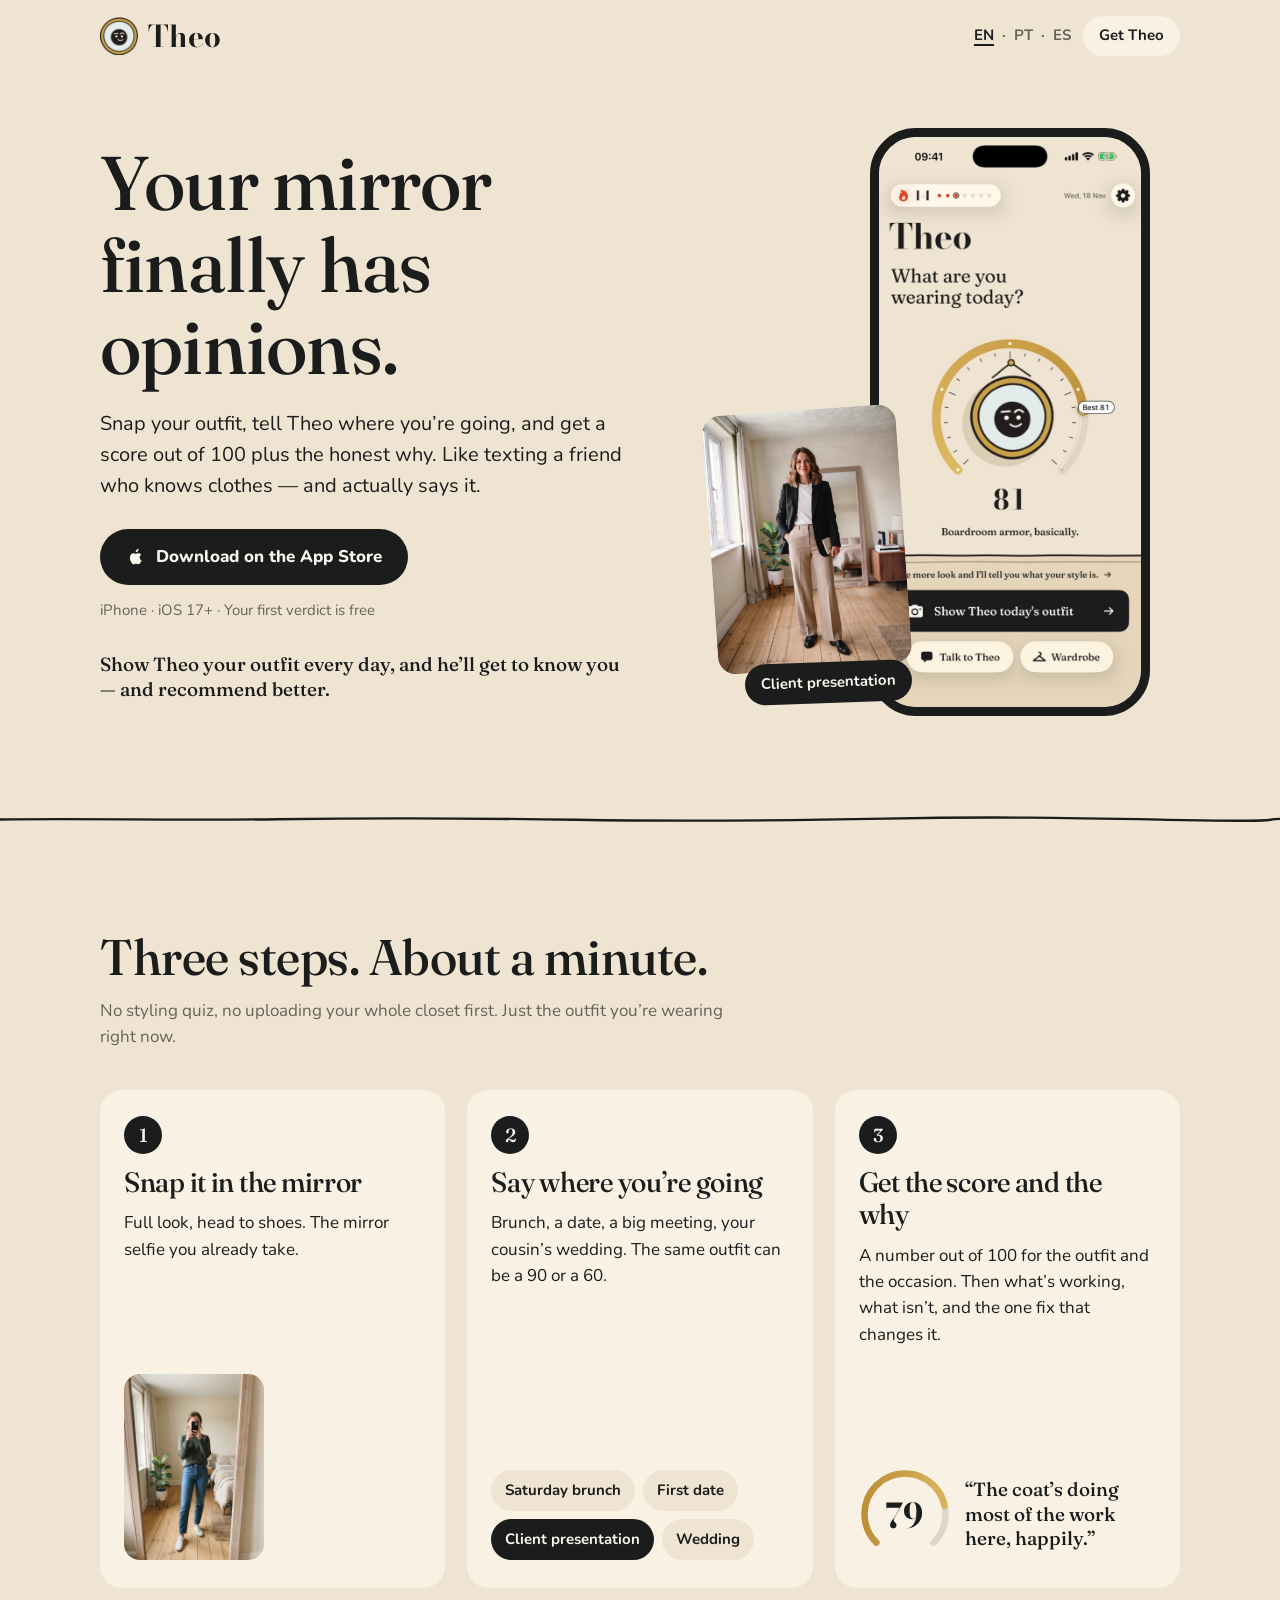
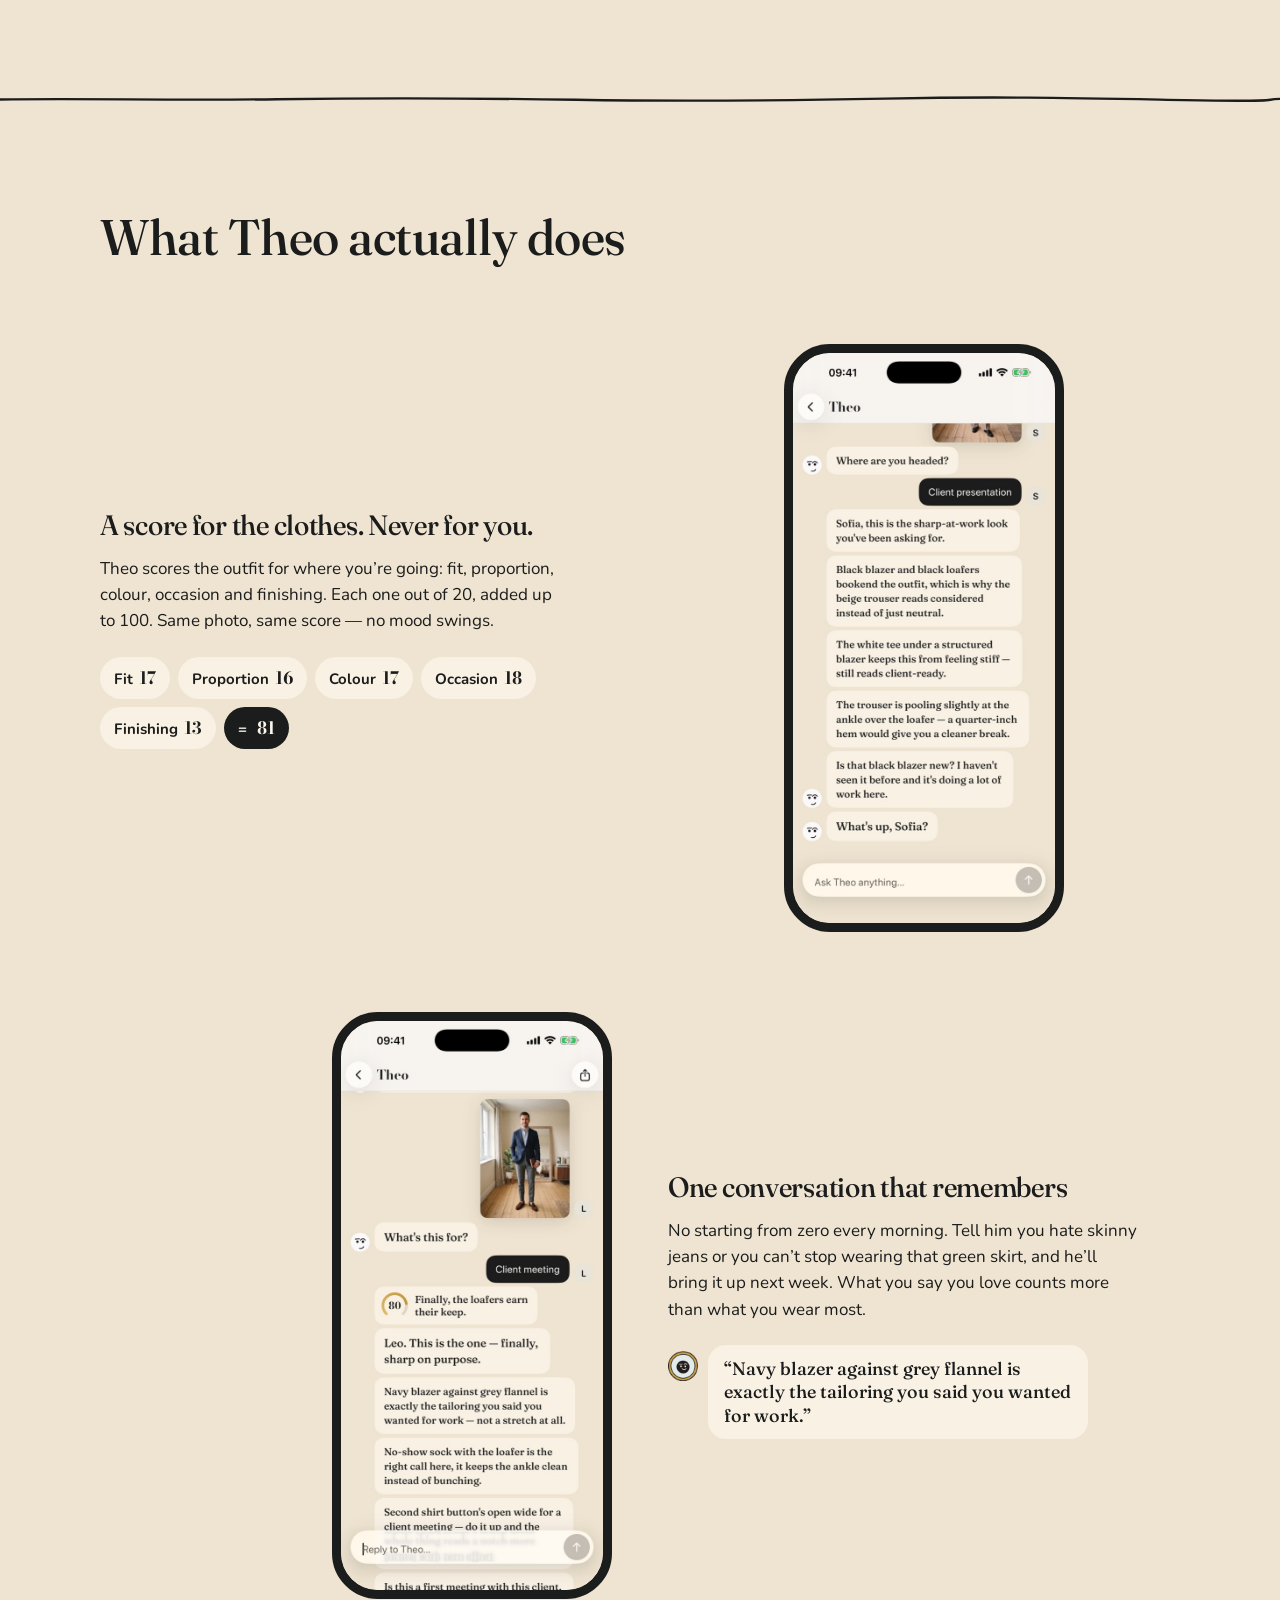
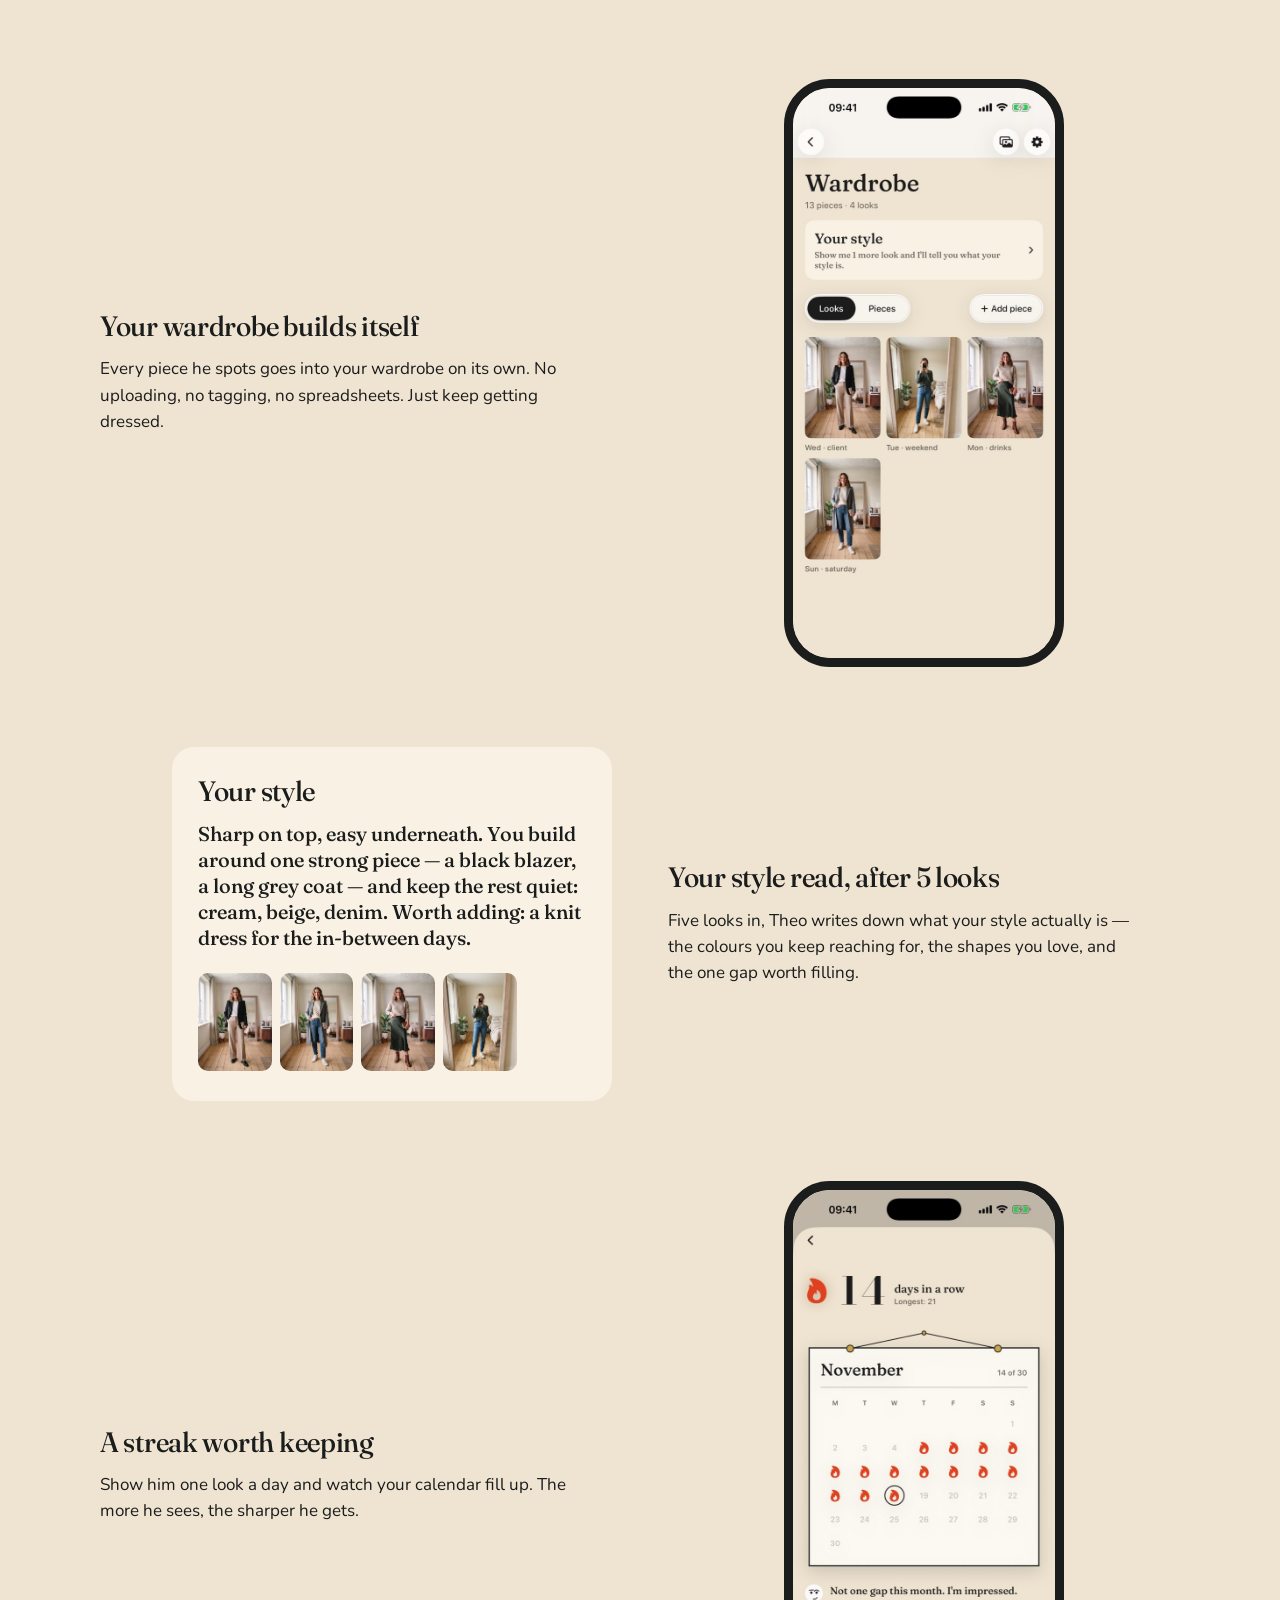
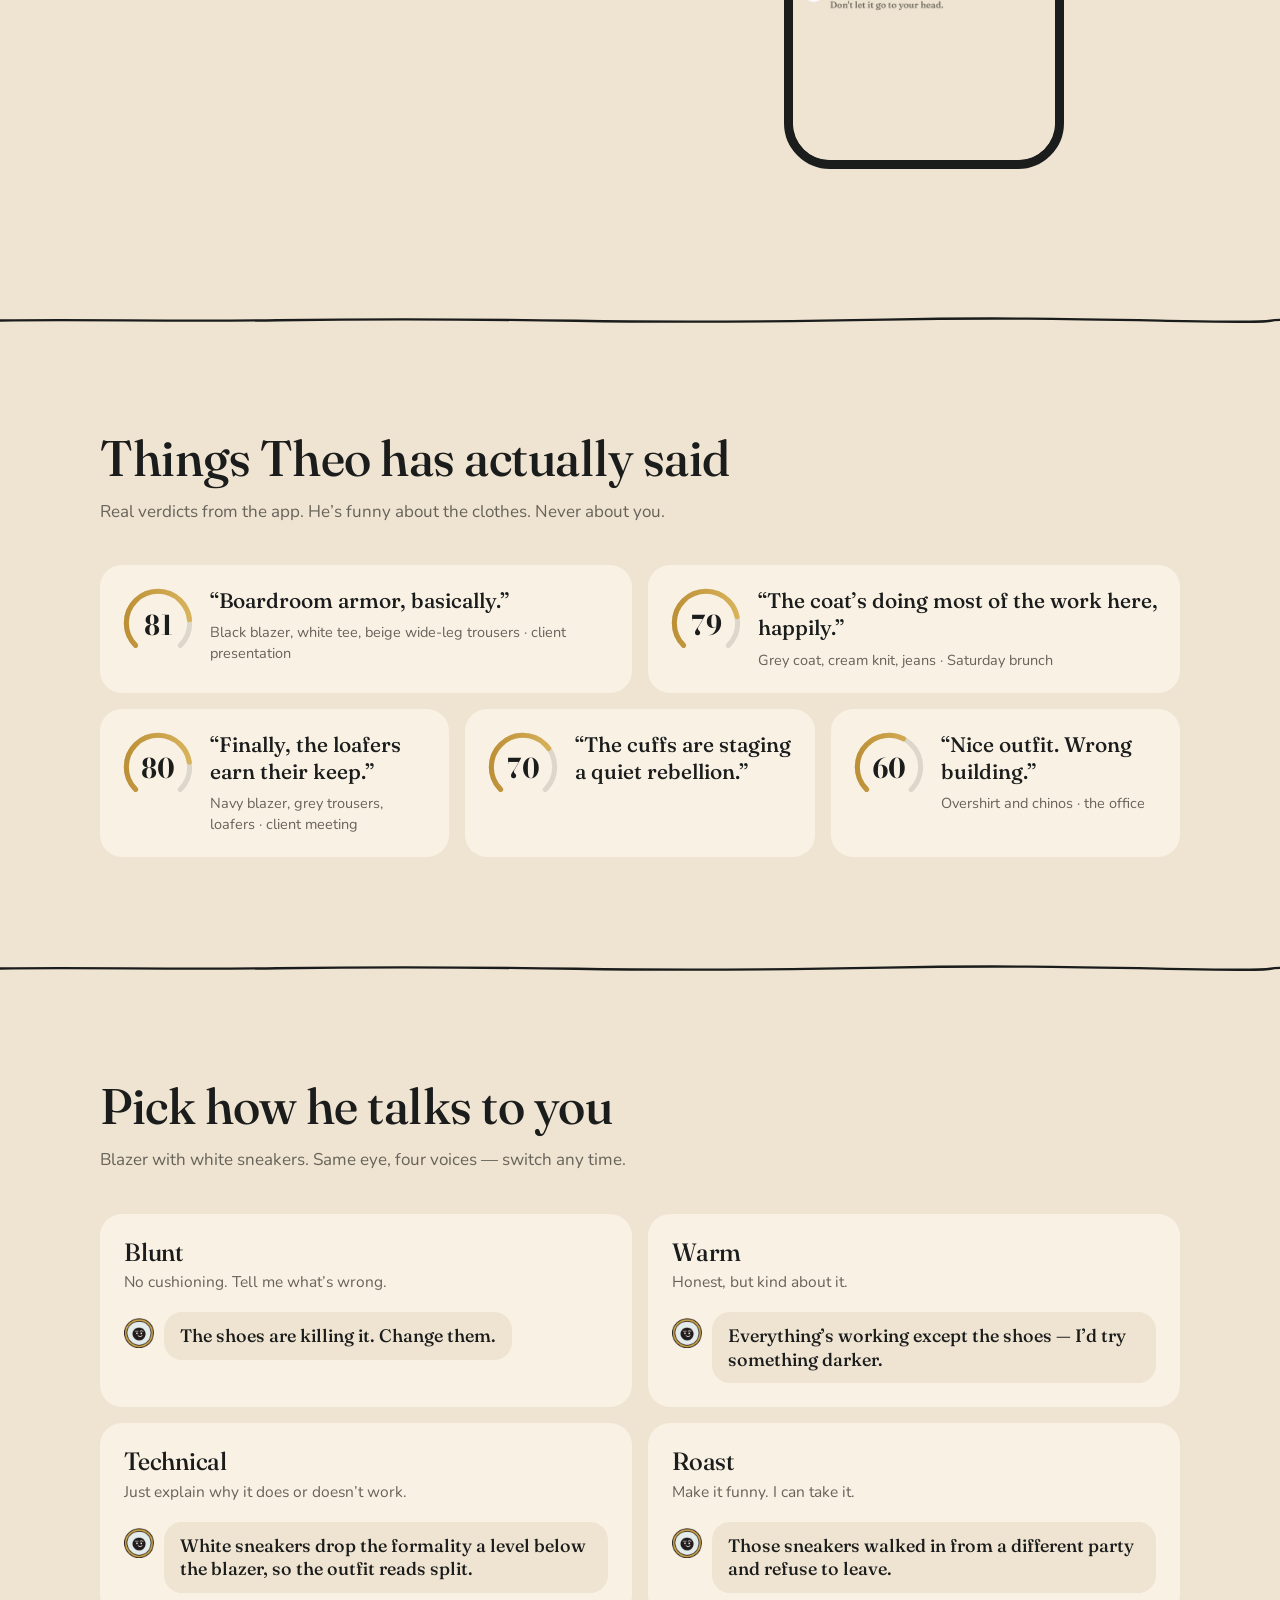
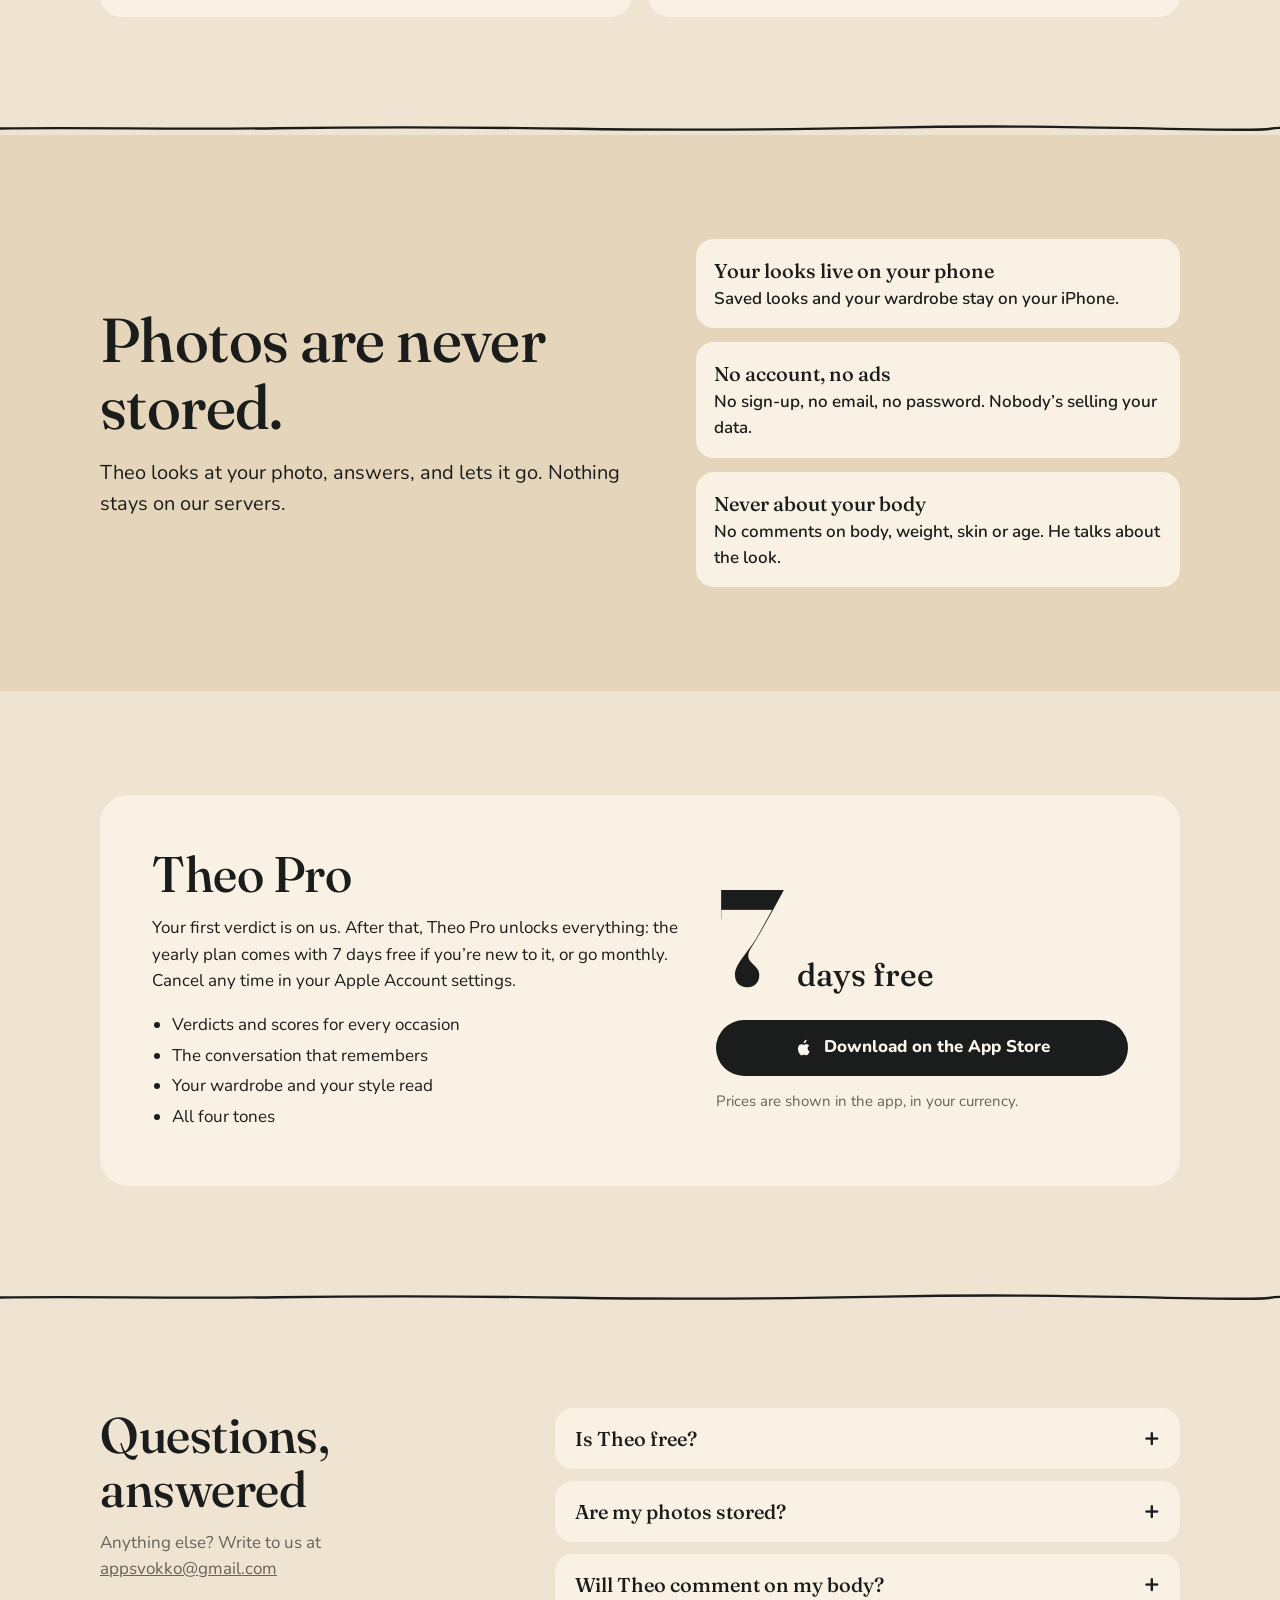
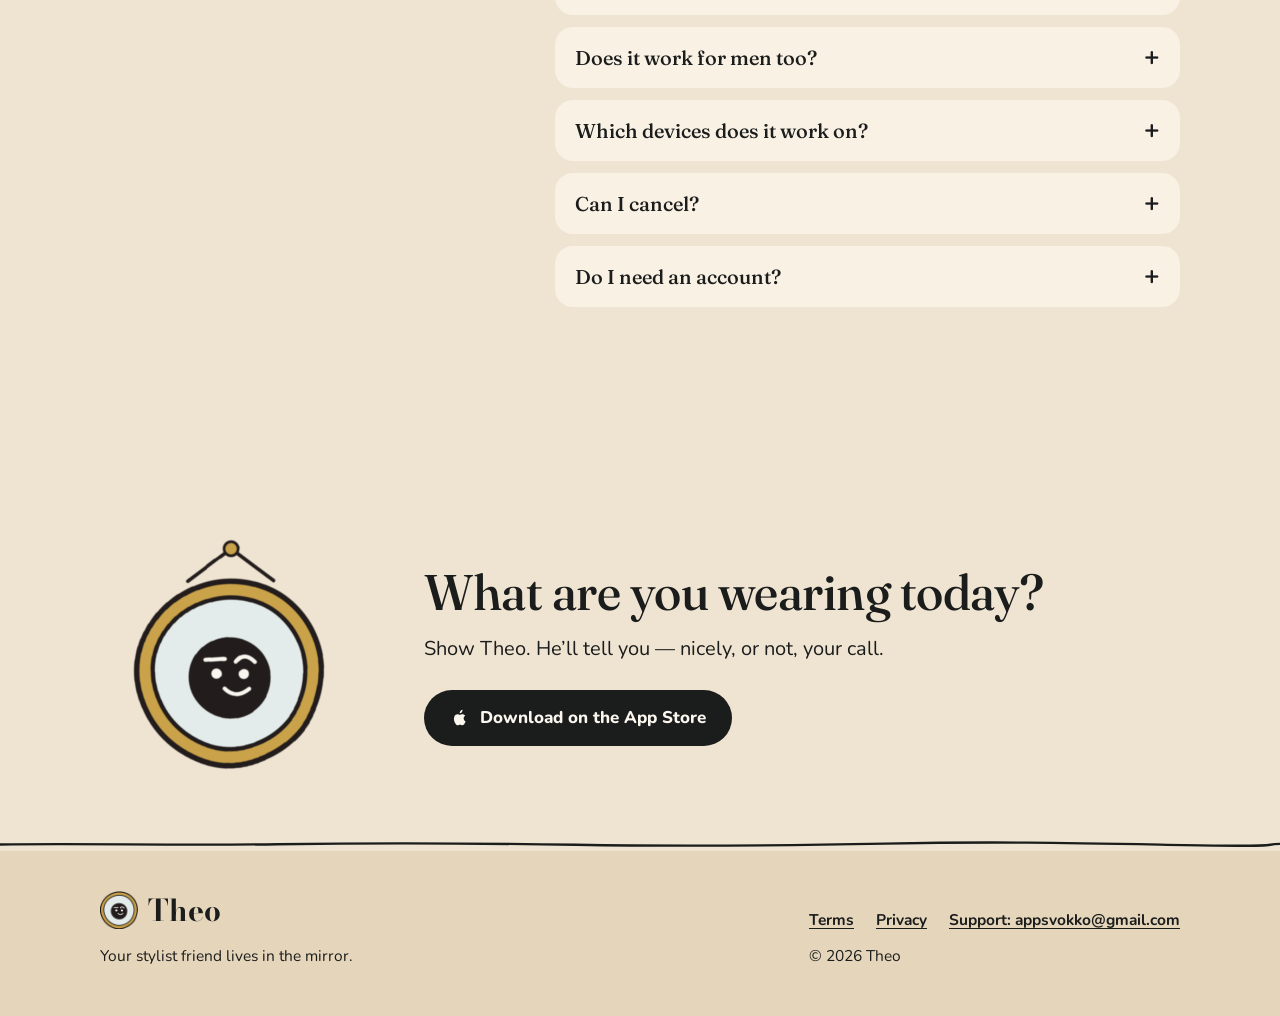
<file: index.html>
<!doctype html>
<html lang="en">
<head>
  <meta charset="utf-8">
  <meta name="viewport" content="width=device-width, initial-scale=1">
  <title>Theo — the stylist friend who lives in your mirror</title>
  <meta name="description" content="Show Theo your outfit, say where you’re going, and get an honest score out of 100 with the why. He remembers what you love. Photos are never stored.">
  <meta name="theme-color" content="#EFE4D1">
  <link rel="alternate" hreflang="en" href="https://raphaelbasile13.github.io/theo-site/">
  <link rel="alternate" hreflang="pt-BR" href="https://raphaelbasile13.github.io/theo-site/pt/">
  <link rel="alternate" hreflang="es-ES" href="https://raphaelbasile13.github.io/theo-site/es/">
  <link rel="alternate" hreflang="x-default" href="https://raphaelbasile13.github.io/theo-site/">
  <!-- Open Graph / prévias de link -->
  <meta property="og:type" content="website">
  <meta property="og:site_name" content="Theo">
  <meta property="og:title" content="Theo — the stylist friend who lives in your mirror">
  <meta property="og:description" content="Show Theo your outfit, say where you’re going, and get an honest score out of 100 with the why. He remembers what you love. Photos are never stored.">
  <meta property="og:url" content="https://raphaelbasile13.github.io/theo-site/">
  <meta property="og:image" content="https://raphaelbasile13.github.io/theo-site/assets/og.jpg">
  <meta property="og:image:width" content="1200">
  <meta property="og:image:height" content="630">
  <meta property="og:locale" content="en_US">
  <meta name="twitter:card" content="summary_large_image">
  <link rel="icon" type="image/png" href="assets/mirror-theo.png">
  <link rel="apple-touch-icon" href="assets/apple-touch-icon.png">
  <!-- Fontes: Fraunces (voz do Theo e títulos), Bodoni Moda (só "Theo" e números grandes), Nunito (o resto) -->
  <link rel="preconnect" href="https://fonts.googleapis.com">
  <link rel="preconnect" href="https://fonts.gstatic.com" crossorigin>
  <link rel="stylesheet" href="https://fonts.googleapis.com/css2?family=Bodoni+Moda:opsz,wght@6..96,700&family=Fraunces:opsz,wght@9..144,500&family=Nunito:wght@400;600;700;800&display=swap">
  <link rel="stylesheet" href="styles.css">
</head>
<body>
  <a class="skip" href="#main">Skip to content</a>

  <!-- O degradê dourado do medidor, usado por todos os medidores da página -->
  <svg width="0" height="0" style="position:absolute" aria-hidden="true" focusable="false">
    <defs><linearGradient id="gold" x1="0" y1="0" x2="1" y2="1"><stop offset="0" stop-color="#DEBA62"/><stop offset="1" stop-color="#B8892F"/></linearGradient></defs>
  </svg>

  <header class="site-header">
    <div class="wrap">
      <a class="logo" href="./" aria-label="Theo"><img src="assets/mirror-theo.png" alt="" width="38" height="38"><span>Theo</span></a>
      <div class="header-right">
        <nav aria-label="Language">
          <ul class="langs">
          <li><a href="./" lang="en" title="English" aria-current="page">EN</a></li>
          <li><a href="pt/" lang="pt-BR" title="Português (Brasil)">PT</a></li>
          <li><a href="es/" lang="es-ES" title="Español (España)">ES</a></li>
          </ul>
        </nav>
        <a class="pill header-cta" href="https://apps.apple.com/app/id6820095537">Get Theo</a>
      </div>
    </div>
  </header>

  <main id="main">

    <!-- Hero -->
    <section class="hero">
      <div class="wrap">
        <div>
          <h1>Your mirror finally has opinions.</h1>
          <p class="lede">Snap your outfit, tell Theo where you’re going, and get a score out of 100 plus the honest why. Like texting a friend who knows clothes — and actually says it.</p>
          <a class="btn" href="https://apps.apple.com/app/id6820095537" aria-label="Download Theo on the App Store"><svg viewBox="0 0 24 24" aria-hidden="true"><path d="M16.37 12.6c.02 2.6 2.28 3.47 2.3 3.48-.02.06-.36 1.24-1.19 2.45-.72 1.05-1.46 2.09-2.63 2.11-1.15.02-1.52-.68-2.83-.68-1.32 0-1.73.66-2.82.7-1.13.04-1.99-1.13-2.71-2.18-1.48-2.14-2.6-6.04-1.09-8.68.75-1.31 2.1-2.14 3.56-2.16 1.11-.02 2.16.75 2.83.75.68 0 1.95-.92 3.29-.79.56.02 2.13.23 3.14 1.7-.08.05-1.87 1.1-1.85 3.3zM14.2 4.97c.6-.73 1-1.74.89-2.75-.86.03-1.91.58-2.53 1.3-.55.64-1.04 1.67-.91 2.65.96.07 1.94-.49 2.55-1.2z"/></svg><span>Download on the App Store</span></a>
          <p class="small-print muted">iPhone · iOS 17+ · Your first verdict is free</p>
          <p class="promise voice">Show Theo your outfit every day, and he’ll get to know you — and recommend better.</p>
        </div>
        <div class="stage">
          <div class="phone"><img src="assets/sofia-home.jpg" alt="Theo’s home screen: a gold score gauge around his mirror showing 81, “Boardroom armor, basically.”" width="598" height="1300" fetchpriority="high"></div>
          <img class="look" src="assets/w2.jpg" alt="A woman in a black blazer, white tee and beige wide-leg trousers, photographed in front of a mirror" width="612" height="820">
          <span class="occasion">Client presentation</span>
        </div>
      </div>
    </section>

    <svg class="skirting" viewBox="0 0 1200 14" preserveAspectRatio="none" aria-hidden="true" focusable="false"><path d="M0 7.5 C 80 6.2, 160 8.6, 260 7.2 S 430 5.9, 540 7.8 S 720 8.9, 830 6.6 S 1010 6.1, 1110 8.1 S 1180 7.4, 1200 6.9"/></svg>

    <!-- Como funciona -->
    <section class="how" aria-labelledby="how-h">
      <div class="wrap">
        <div class="section-head">
          <h2 id="how-h">Three steps. About a minute.</h2>
          <p class="muted">No styling quiz, no uploading your whole closet first. Just the outfit you’re wearing right now.</p>
        </div>
        <ol class="steps">
          <li class="step">
            <span class="step-num" aria-hidden="true">1</span>
            <h3>Snap it in the mirror</h3>
            <p>Full look, head to shoes. The mirror selfie you already take.</p>
            <div class="step-visual"><img src="assets/w4.jpg" alt="A mirror selfie: green knit, straight jeans and white sneakers" width="612" height="820" loading="lazy"></div>
          </li>
          <li class="step">
            <span class="step-num" aria-hidden="true">2</span>
            <h3>Say where you’re going</h3>
            <p>Brunch, a date, a big meeting, your cousin’s wedding. The same outfit can be a 90 or a 60.</p>
            <div class="step-visual"><div class="chips"><span class="chip">Saturday brunch</span><span class="chip">First date</span><span class="chip is-on">Client presentation</span><span class="chip">Wedding</span></div></div>
          </li>
          <li class="step">
            <span class="step-num" aria-hidden="true">3</span>
            <h3>Get the score and the why</h3>
            <p>A number out of 100 for the outfit and the occasion. Then what’s working, what isn’t, and the one fix that changes it.</p>
            <div class="step-visual"><div class="mini-verdict"><div class="gauge " role="img" aria-label="79/100"><svg viewBox="0 0 100 100" aria-hidden="true"><circle class="track" cx="50" cy="50" r="44"/><circle class="value" cx="50" cy="50" r="44" stroke-dasharray="163.81 276.46"/></svg><b aria-hidden="true">79</b></div><p class="voice">“The coat’s doing most of the work here, happily.”</p></div></div>
          </li>
        </ol>
      </div>
    </section>

    <svg class="skirting" viewBox="0 0 1200 14" preserveAspectRatio="none" aria-hidden="true" focusable="false"><path d="M0 7.5 C 80 6.2, 160 8.6, 260 7.2 S 430 5.9, 540 7.8 S 720 8.9, 830 6.6 S 1010 6.1, 1110 8.1 S 1180 7.4, 1200 6.9"/></svg>

    <!-- O que o Theo faz -->
    <section class="features" aria-labelledby="feat-h">
      <div class="wrap">
        <div class="section-head"><h2 id="feat-h">What Theo actually does</h2></div>

        <article class="feature">
          <div class="copy">
            <h3>A score for the clothes. Never for you.</h3>
            <p>Theo scores the outfit for where you’re going: fit, proportion, colour, occasion and finishing. Each one out of 20, added up to 100. Same photo, same score — no mood swings.</p>
            <ul class="criteria"><li>Fit<span>17</span></li><li>Proportion<span>16</span></li><li>Colour<span>17</span></li><li>Occasion<span>18</span></li><li>Finishing<span>13</span></li><li class="total">= <span>81</span></li></ul>
          </div>
          <div class="media"><div class="phone"><img src="assets/sofia-conversation.jpg" alt="Theo’s verdict in the chat: “Sofia, this is the sharp-at-work look you’ve been asking for,” followed by specific notes on the blazer, tee and trousers" width="598" height="1300" loading="lazy"></div></div>
        </article>

        <article class="feature flip">
          <div class="copy">
            <h3>One conversation that remembers</h3>
            <p>No starting from zero every morning. Tell him you hate skinny jeans or you can’t stop wearing that green skirt, and he’ll bring it up next week. What you say you love counts more than what you wear most.</p>
            <div class="bubble callout"><img src="assets/mirror-theo.png" alt="" width="30" height="30" loading="lazy"><p class="voice">“Navy blazer against grey flannel is exactly the tailoring you said you wanted for work.”</p></div>
          </div>
          <div class="media"><div class="phone"><img src="assets/leo-verdict-photo.jpg" alt="A conversation where Theo notes the navy blazer is exactly the tailoring the person said they wanted for work" width="598" height="1300" loading="lazy"></div></div>
        </article>

        <article class="feature">
          <div class="copy">
            <h3>Your wardrobe builds itself</h3>
            <p>Every piece he spots goes into your wardrobe on its own. No uploading, no tagging, no spreadsheets. Just keep getting dressed.</p>
          </div>
          <div class="media"><div class="phone"><img src="assets/sofia-wardrobe.jpg" alt="The Wardrobe screen with four saved looks: client, weekend, drinks and Saturday" width="598" height="1300" loading="lazy"></div></div>
        </article>

        <article class="feature flip">
          <div class="copy">
            <h3>Your style read, after 5 looks</h3>
            <p>Five looks in, Theo writes down what your style actually is — the colours you keep reaching for, the shapes you love, and the one gap worth filling.</p>
          </div>
          <div class="media">
            <div class="style-read">
              <h3>Your style</h3>
              <p class="voice">Sharp on top, easy underneath. You build around one strong piece — a black blazer, a long grey coat — and keep the rest quiet: cream, beige, denim. Worth adding: a knit dress for the in-between days.</p>
              <div class="looks" role="img" aria-label="Four of the looks behind this style read">
                <img src="assets/w2.jpg" alt="" width="612" height="820" loading="lazy">
                <img src="assets/w1.jpg" alt="" width="612" height="820" loading="lazy">
                <img src="assets/w3.jpg" alt="" width="612" height="820" loading="lazy">
                <img src="assets/w4.jpg" alt="" width="612" height="820" loading="lazy">
              </div>
            </div>
          </div>
        </article>

        <article class="feature">
          <div class="copy">
            <h3>A streak worth keeping</h3>
            <p>Show him one look a day and watch your calendar fill up. The more he sees, the sharper he gets.</p>
          </div>
          <div class="media"><div class="phone"><img src="assets/sofia-streak.jpg" alt="The streak screen: 14 days in a row on a paper calendar for November" width="598" height="1300" loading="lazy"></div></div>
        </article>
      </div>
    </section>

    <svg class="skirting" viewBox="0 0 1200 14" preserveAspectRatio="none" aria-hidden="true" focusable="false"><path d="M0 7.5 C 80 6.2, 160 8.6, 260 7.2 S 430 5.9, 540 7.8 S 720 8.9, 830 6.6 S 1010 6.1, 1110 8.1 S 1180 7.4, 1200 6.9"/></svg>

    <!-- Frases reais do app -->
    <section class="said" aria-labelledby="said-h">
      <div class="wrap">
        <div class="section-head">
          <h2 id="said-h">Things Theo has actually said</h2>
          <p class="muted">Real verdicts from the app. He’s funny about the clothes. Never about you.</p>
        </div>
        <ul class="quotes">
        <li class="quote">
          <div class="gauge sm" role="img" aria-label="81/100"><svg viewBox="0 0 100 100" aria-hidden="true"><circle class="track" cx="50" cy="50" r="44"/><circle class="value" cx="50" cy="50" r="44" stroke-dasharray="167.95 276.46"/></svg><b aria-hidden="true">81</b></div>
          <div><p class="voice">“Boardroom armor, basically.”</p><small>Black blazer, white tee, beige wide-leg trousers · client presentation</small></div>
        </li>
        <li class="quote">
          <div class="gauge sm" role="img" aria-label="79/100"><svg viewBox="0 0 100 100" aria-hidden="true"><circle class="track" cx="50" cy="50" r="44"/><circle class="value" cx="50" cy="50" r="44" stroke-dasharray="163.81 276.46"/></svg><b aria-hidden="true">79</b></div>
          <div><p class="voice">“The coat’s doing most of the work here, happily.”</p><small>Grey coat, cream knit, jeans · Saturday brunch</small></div>
        </li>
        <li class="quote">
          <div class="gauge sm" role="img" aria-label="80/100"><svg viewBox="0 0 100 100" aria-hidden="true"><circle class="track" cx="50" cy="50" r="44"/><circle class="value" cx="50" cy="50" r="44" stroke-dasharray="165.88 276.46"/></svg><b aria-hidden="true">80</b></div>
          <div><p class="voice">“Finally, the loafers earn their keep.”</p><small>Navy blazer, grey trousers, loafers · client meeting</small></div>
        </li>
        <li class="quote">
          <div class="gauge sm" role="img" aria-label="70/100"><svg viewBox="0 0 100 100" aria-hidden="true"><circle class="track" cx="50" cy="50" r="44"/><circle class="value" cx="50" cy="50" r="44" stroke-dasharray="145.15 276.46"/></svg><b aria-hidden="true">70</b></div>
          <div><p class="voice">“The cuffs are staging a quiet rebellion.”</p></div>
        </li>
        <li class="quote">
          <div class="gauge sm" role="img" aria-label="60/100"><svg viewBox="0 0 100 100" aria-hidden="true"><circle class="track" cx="50" cy="50" r="44"/><circle class="value" cx="50" cy="50" r="44" stroke-dasharray="124.41 276.46"/></svg><b aria-hidden="true">60</b></div>
          <div><p class="voice">“Nice outfit. Wrong building.”</p><small>Overshirt and chinos · the office</small></div>
        </li>
        </ul>
      </div>
    </section>

    <svg class="skirting" viewBox="0 0 1200 14" preserveAspectRatio="none" aria-hidden="true" focusable="false"><path d="M0 7.5 C 80 6.2, 160 8.6, 260 7.2 S 430 5.9, 540 7.8 S 720 8.9, 830 6.6 S 1010 6.1, 1110 8.1 S 1180 7.4, 1200 6.9"/></svg>

    <!-- Tons -->
    <section class="tones-section" aria-labelledby="tones-h">
      <div class="wrap">
        <div class="section-head">
          <h2 id="tones-h">Pick how he talks to you</h2>
          <p class="muted">Blazer with white sneakers. Same eye, four voices — switch any time.</p>
        </div>
        <ul class="tones">
        <li class="tone">
          <h3>Blunt</h3>
          <p class="muted">No cushioning. Tell me what’s wrong.</p>
          <div class="bubble"><img src="assets/mirror-theo.png" alt="" width="34" height="34" loading="lazy"><p class="voice">The shoes are killing it. Change them.</p></div>
        </li>
        <li class="tone">
          <h3>Warm</h3>
          <p class="muted">Honest, but kind about it.</p>
          <div class="bubble"><img src="assets/mirror-theo.png" alt="" width="34" height="34" loading="lazy"><p class="voice">Everything’s working except the shoes — I’d try something darker.</p></div>
        </li>
        <li class="tone">
          <h3>Technical</h3>
          <p class="muted">Just explain why it does or doesn’t work.</p>
          <div class="bubble"><img src="assets/mirror-theo.png" alt="" width="34" height="34" loading="lazy"><p class="voice">White sneakers drop the formality a level below the blazer, so the outfit reads split.</p></div>
        </li>
        <li class="tone">
          <h3>Roast</h3>
          <p class="muted">Make it funny. I can take it.</p>
          <div class="bubble"><img src="assets/mirror-theo.png" alt="" width="34" height="34" loading="lazy"><p class="voice">Those sneakers walked in from a different party and refuse to leave.</p></div>
        </li>
        </ul>
      </div>
    </section>

    <svg class="skirting" viewBox="0 0 1200 14" preserveAspectRatio="none" aria-hidden="true" focusable="false"><path d="M0 7.5 C 80 6.2, 160 8.6, 260 7.2 S 430 5.9, 540 7.8 S 720 8.9, 830 6.6 S 1010 6.1, 1110 8.1 S 1180 7.4, 1200 6.9"/></svg>

    <!-- Privacidade (na faixa de baixo) -->
    <section class="privacy band" aria-labelledby="privacy-h">
      <div class="wrap">
        <div>
          <h2 id="privacy-h" class="never-stored">Photos are never stored.</h2>
          <p class="lede" style="margin-top:16px">Theo looks at your photo, answers, and lets it go. Nothing stays on our servers.</p>
        </div>
        <ul class="facts">
          <li><strong>Your looks live on your phone</strong>Saved looks and your wardrobe stay on your iPhone.</li>
          <li><strong>No account, no ads</strong>No sign-up, no email, no password. Nobody’s selling your data.</li>
          <li><strong>Never about your body</strong>No comments on body, weight, skin or age. He talks about the look.</li>
        </ul>
      </div>
    </section>

    <!-- Assinatura (sem preços: o preço só vem da loja) -->
    <section class="pricing" aria-labelledby="pro-h">
      <div class="wrap">
        <div class="pro">
          <div>
            <h2 id="pro-h">Theo Pro</h2>
            <p>Your first verdict is on us. After that, Theo Pro unlocks everything: the yearly plan comes with 7 days free if you’re new to it, or go monthly. Cancel any time in your Apple Account settings.</p>
            <ul><li>Verdicts and scores for every occasion</li><li>The conversation that remembers</li><li>Your wardrobe and your style read</li><li>All four tones</li></ul>
          </div>
          <div>
            <p class="big-seven"><b>7</b><span>days free</span></p>
            <div style="margin-top:22px"><a class="btn" href="https://apps.apple.com/app/id6820095537" aria-label="Download Theo on the App Store"><svg viewBox="0 0 24 24" aria-hidden="true"><path d="M16.37 12.6c.02 2.6 2.28 3.47 2.3 3.48-.02.06-.36 1.24-1.19 2.45-.72 1.05-1.46 2.09-2.63 2.11-1.15.02-1.52-.68-2.83-.68-1.32 0-1.73.66-2.82.7-1.13.04-1.99-1.13-2.71-2.18-1.48-2.14-2.6-6.04-1.09-8.68.75-1.31 2.1-2.14 3.56-2.16 1.11-.02 2.16.75 2.83.75.68 0 1.95-.92 3.29-.79.56.02 2.13.23 3.14 1.7-.08.05-1.87 1.1-1.85 3.3zM14.2 4.97c.6-.73 1-1.74.89-2.75-.86.03-1.91.58-2.53 1.3-.55.64-1.04 1.67-.91 2.65.96.07 1.94-.49 2.55-1.2z"/></svg><span>Download on the App Store</span></a></div>
            <p class="small-print muted">Prices are shown in the app, in your currency.</p>
          </div>
        </div>
      </div>
    </section>

    <svg class="skirting" viewBox="0 0 1200 14" preserveAspectRatio="none" aria-hidden="true" focusable="false"><path d="M0 7.5 C 80 6.2, 160 8.6, 260 7.2 S 430 5.9, 540 7.8 S 720 8.9, 830 6.6 S 1010 6.1, 1110 8.1 S 1180 7.4, 1200 6.9"/></svg>

    <!-- Perguntas frequentes -->
    <section class="faq" aria-labelledby="faq-h">
      <div class="wrap">
        <div>
          <h2 id="faq-h">Questions, answered</h2>
          <p class="muted" style="margin-top:14px">Anything else? Write to us at <a href="mailto:appsvokko@gmail.com">appsvokko@gmail.com</a></p>
        </div>
        <div class="faq-list">
          <details>
            <summary>Is Theo free?</summary>
            <p>Your first verdict is free. After that it’s Theo Pro: yearly, with a 7-day free trial if you’re new to it, or monthly. You’ll see the exact price in the app before you pay anything.</p>
          </details>
          <details>
            <summary>Are my photos stored?</summary>
            <p>No. Your photo goes to Theo to be read and is never stored on our servers. The looks you save stay on your phone.</p>
          </details>
          <details>
            <summary>Will Theo comment on my body?</summary>
            <p>Never. Not your body, weight, skin or age. He talks about the look: the clothes, how they work together and whether they fit the occasion. Face and hair only come up as part of the styling.</p>
          </details>
          <details>
            <summary>Does it work for men too?</summary>
            <p>Yes. Theo dresses anyone — suits, sneakers, and that overshirt that keeps turning up at the office.</p>
          </details>
          <details>
            <summary>Which devices does it work on?</summary>
            <p>iPhone, with iOS 17 or later. Theo is for ages 16 and up.</p>
          </details>
          <details>
            <summary>Can I cancel?</summary>
            <p>Any time, in your Apple Account subscriptions. Cancel at least a day before the free week ends and you won’t be charged.</p>
          </details>
          <details>
            <summary>Do I need an account?</summary>
            <p>No. No sign-up, no email, no password. Open the app and show him your outfit.</p>
          </details>
        </div>
      </div>
    </section>

    <!-- Chamada final -->
    <section class="final" aria-labelledby="final-h">
      <div class="wrap">
        <img class="mirror" src="assets/mirror-hanging.png" alt="Theo: a smiling face inside a round gold mirror" width="480" height="520" loading="lazy">
        <div>
          <h2 id="final-h">What are you wearing today?</h2>
          <p class="lede">Show Theo. He’ll tell you — nicely, or not, your call.</p>
          <a class="btn" href="https://apps.apple.com/app/id6820095537" aria-label="Download Theo on the App Store"><svg viewBox="0 0 24 24" aria-hidden="true"><path d="M16.37 12.6c.02 2.6 2.28 3.47 2.3 3.48-.02.06-.36 1.24-1.19 2.45-.72 1.05-1.46 2.09-2.63 2.11-1.15.02-1.52-.68-2.83-.68-1.32 0-1.73.66-2.82.7-1.13.04-1.99-1.13-2.71-2.18-1.48-2.14-2.6-6.04-1.09-8.68.75-1.31 2.1-2.14 3.56-2.16 1.11-.02 2.16.75 2.83.75.68 0 1.95-.92 3.29-.79.56.02 2.13.23 3.14 1.7-.08.05-1.87 1.1-1.85 3.3zM14.2 4.97c.6-.73 1-1.74.89-2.75-.86.03-1.91.58-2.53 1.3-.55.64-1.04 1.67-.91 2.65.96.07 1.94-.49 2.55-1.2z"/></svg><span>Download on the App Store</span></a>
        </div>
      </div>
    </section>

  </main>

  <svg class="skirting" viewBox="0 0 1200 14" preserveAspectRatio="none" aria-hidden="true" focusable="false"><path d="M0 7.5 C 80 6.2, 160 8.6, 260 7.2 S 430 5.9, 540 7.8 S 720 8.9, 830 6.6 S 1010 6.1, 1110 8.1 S 1180 7.4, 1200 6.9"/></svg>
  <footer class="site-footer band">
    <div class="wrap">
      <div>
        <a class="logo" href="./" aria-label="Theo"><img src="assets/mirror-theo.png" alt="" width="38" height="38"><span>Theo</span></a>
        <p class="tagline">Your stylist friend lives in the mirror.</p>
      </div>
      <div>
        <nav aria-label="Footer">
          <ul>
            <li><a href="https://no-filter-api.aistylist.workers.dev/terms">Terms</a></li>
            <li><a href="https://no-filter-api.aistylist.workers.dev/privacy">Privacy</a></li>
            <li><a href="mailto:appsvokko@gmail.com">Support: appsvokko@gmail.com</a></li>
          </ul>
        </nav>
        <p style="margin-top:12px">© 2026 Theo</p>
      </div>
    </div>
  </footer>
</body>
</html>
</file>
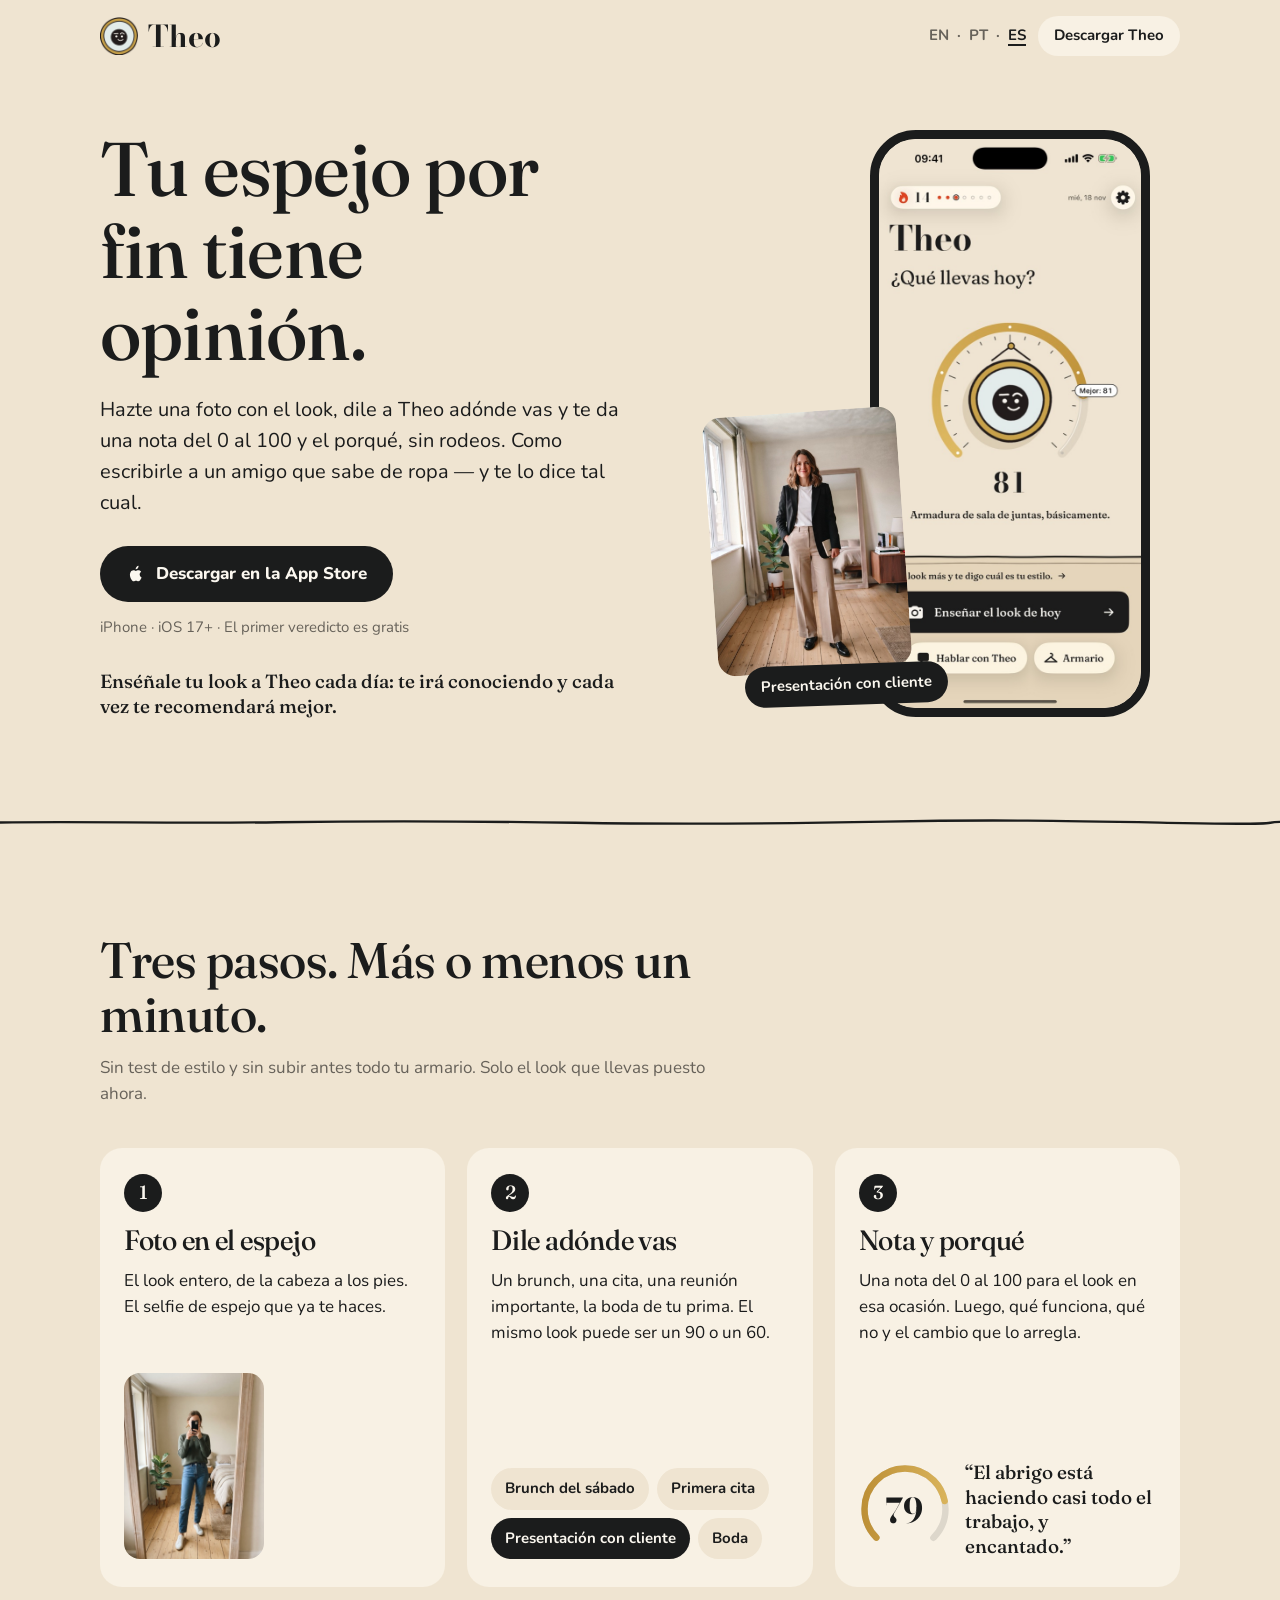
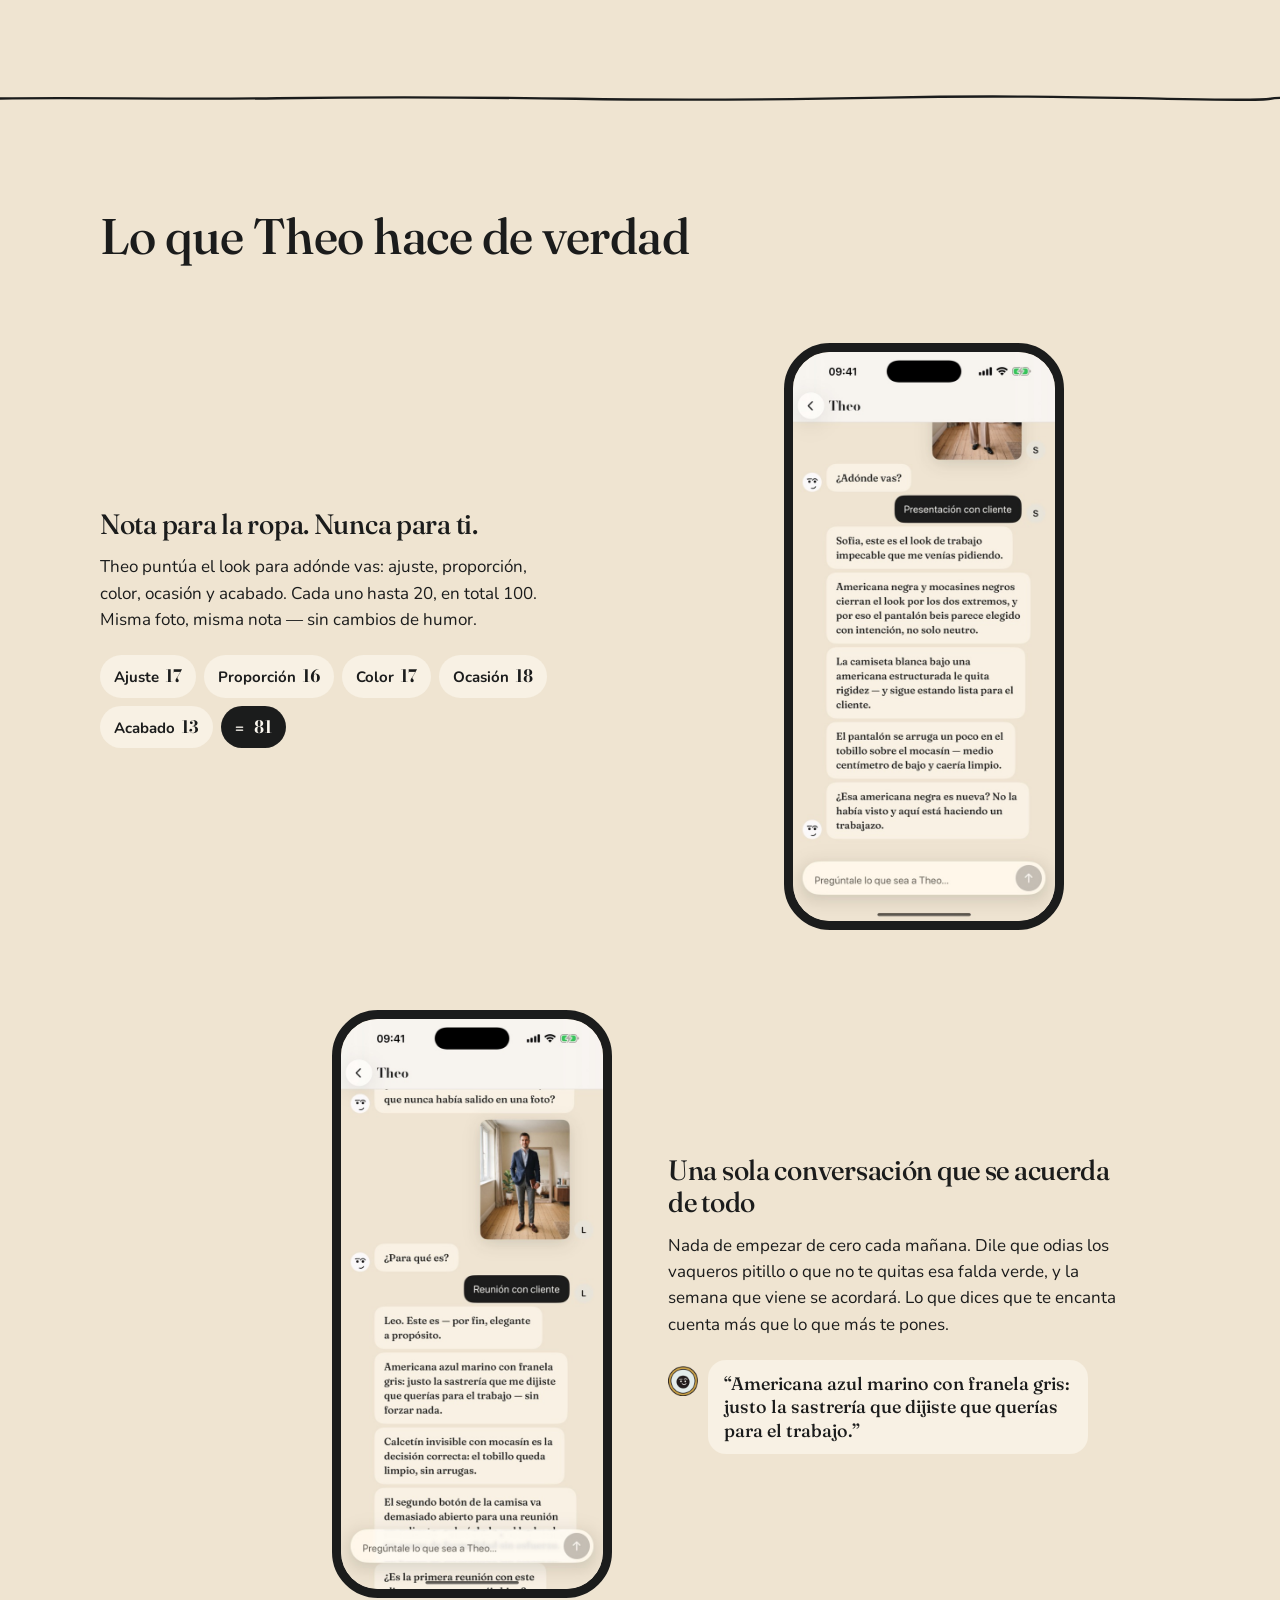
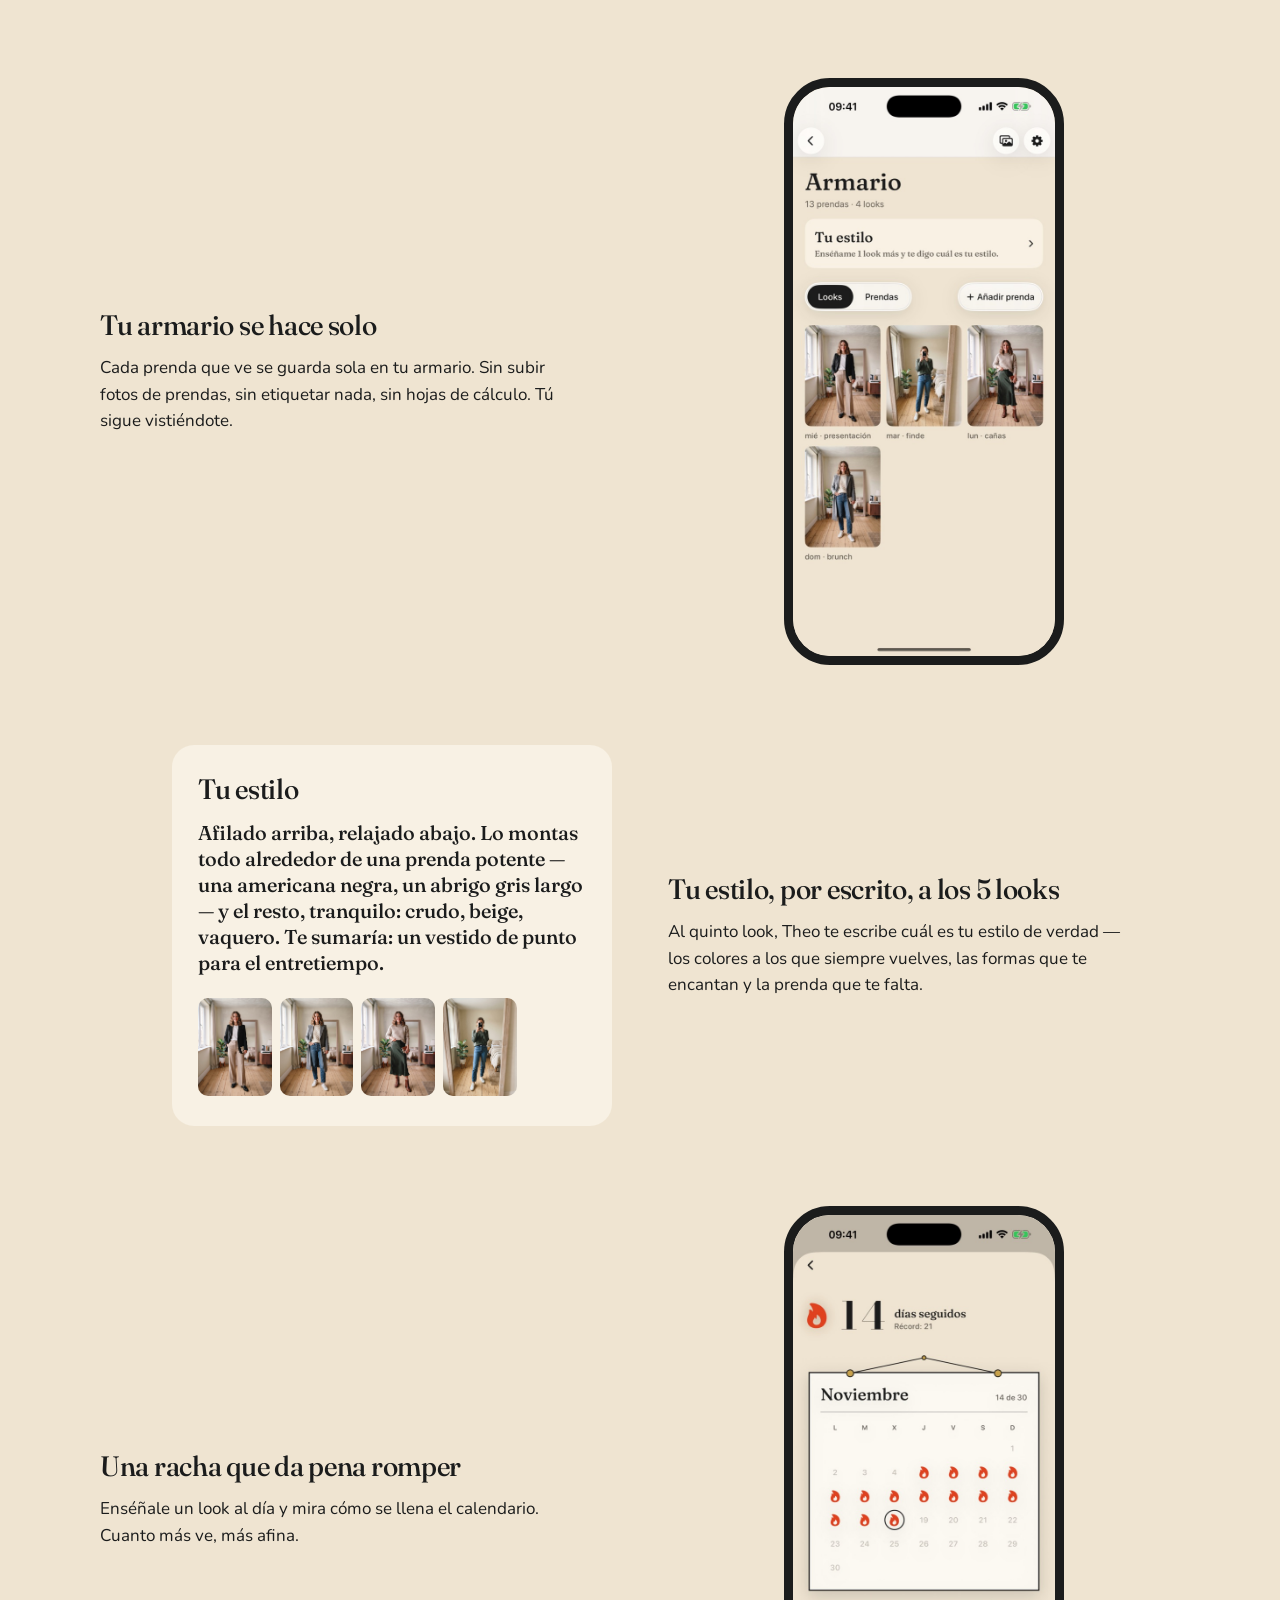
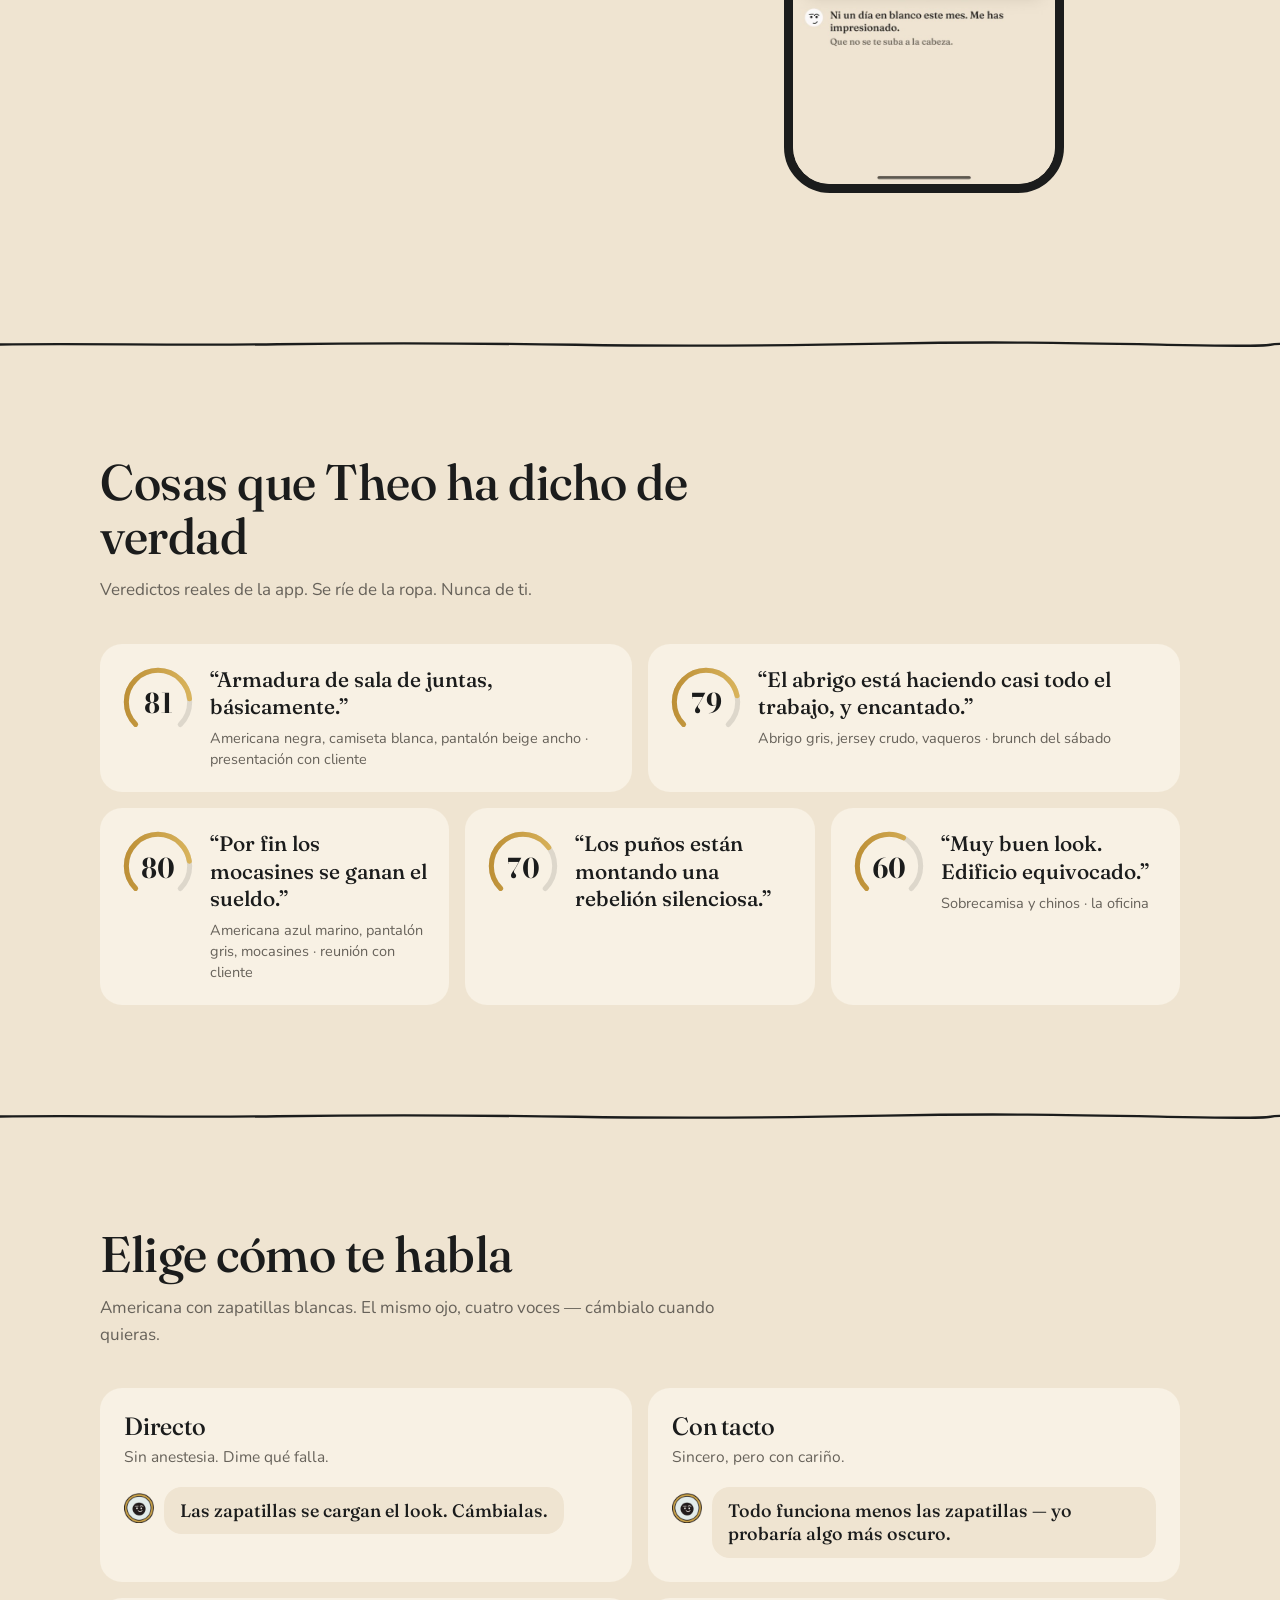
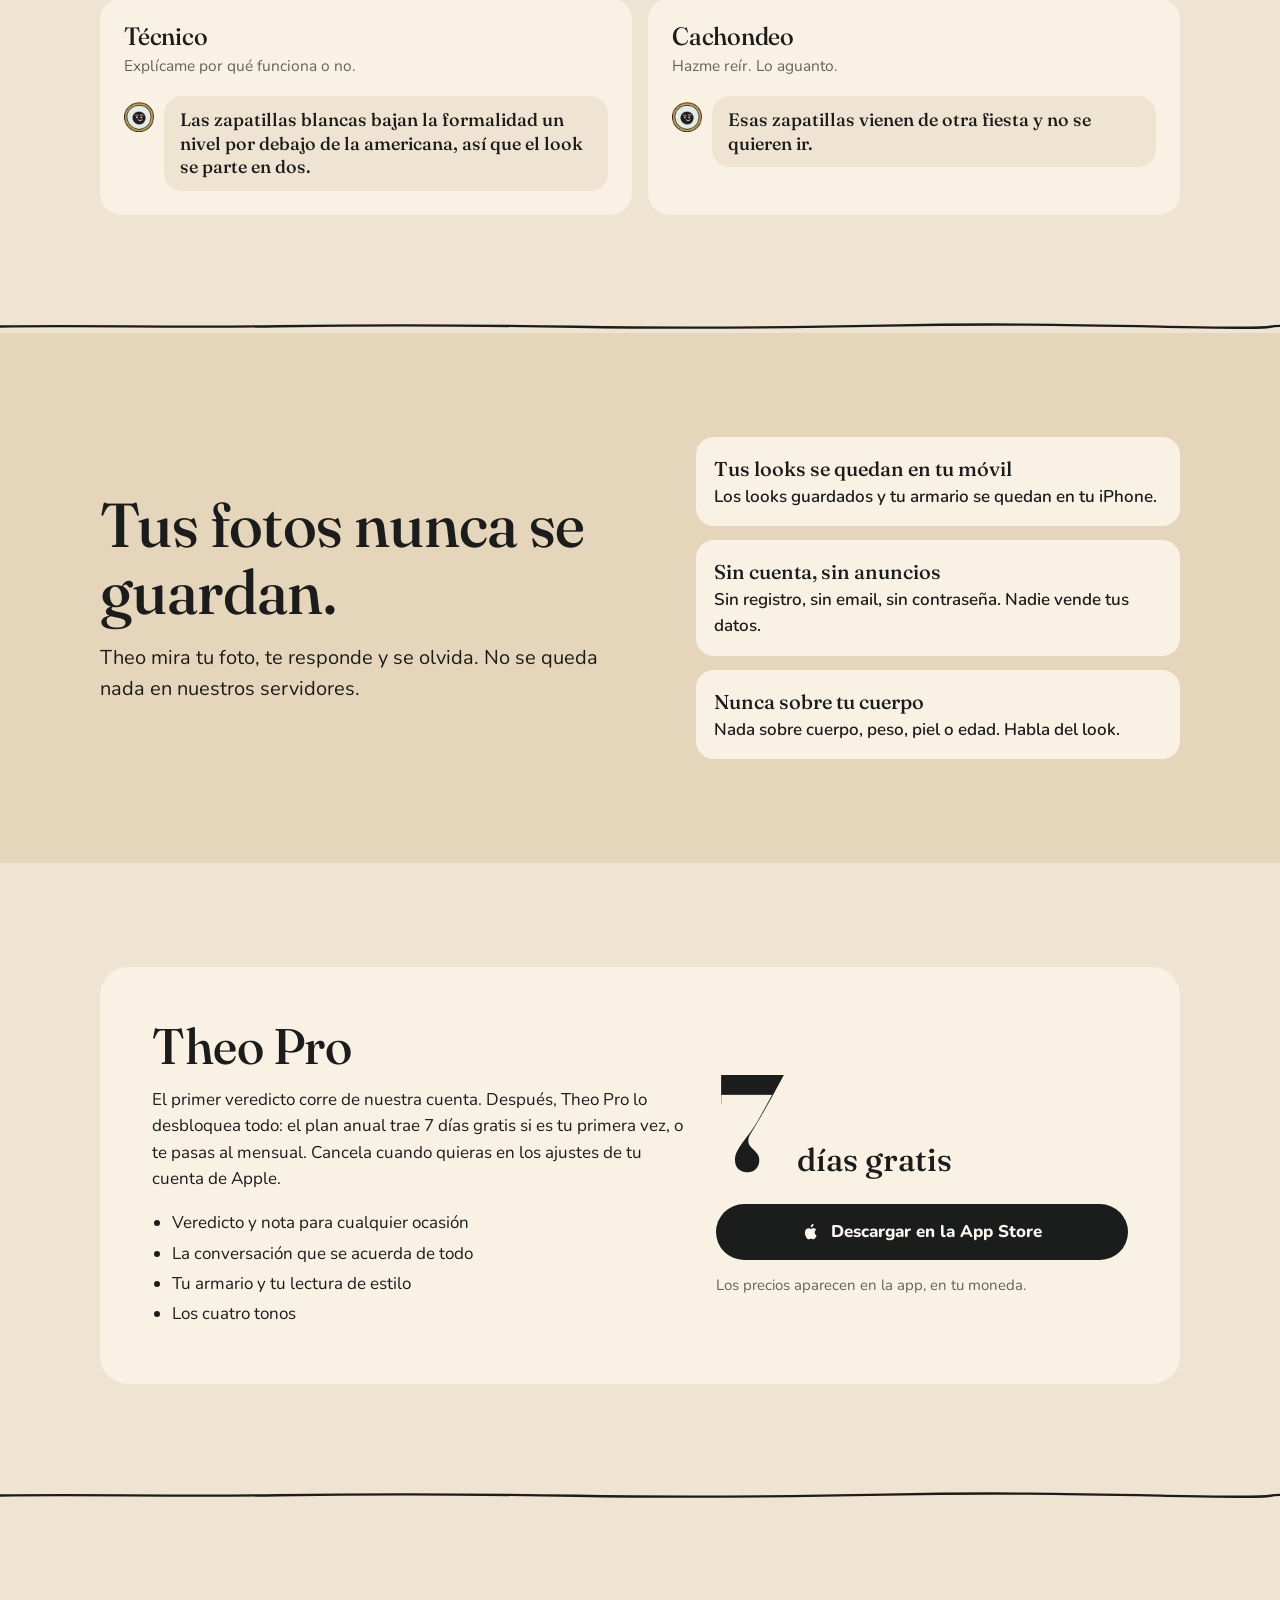
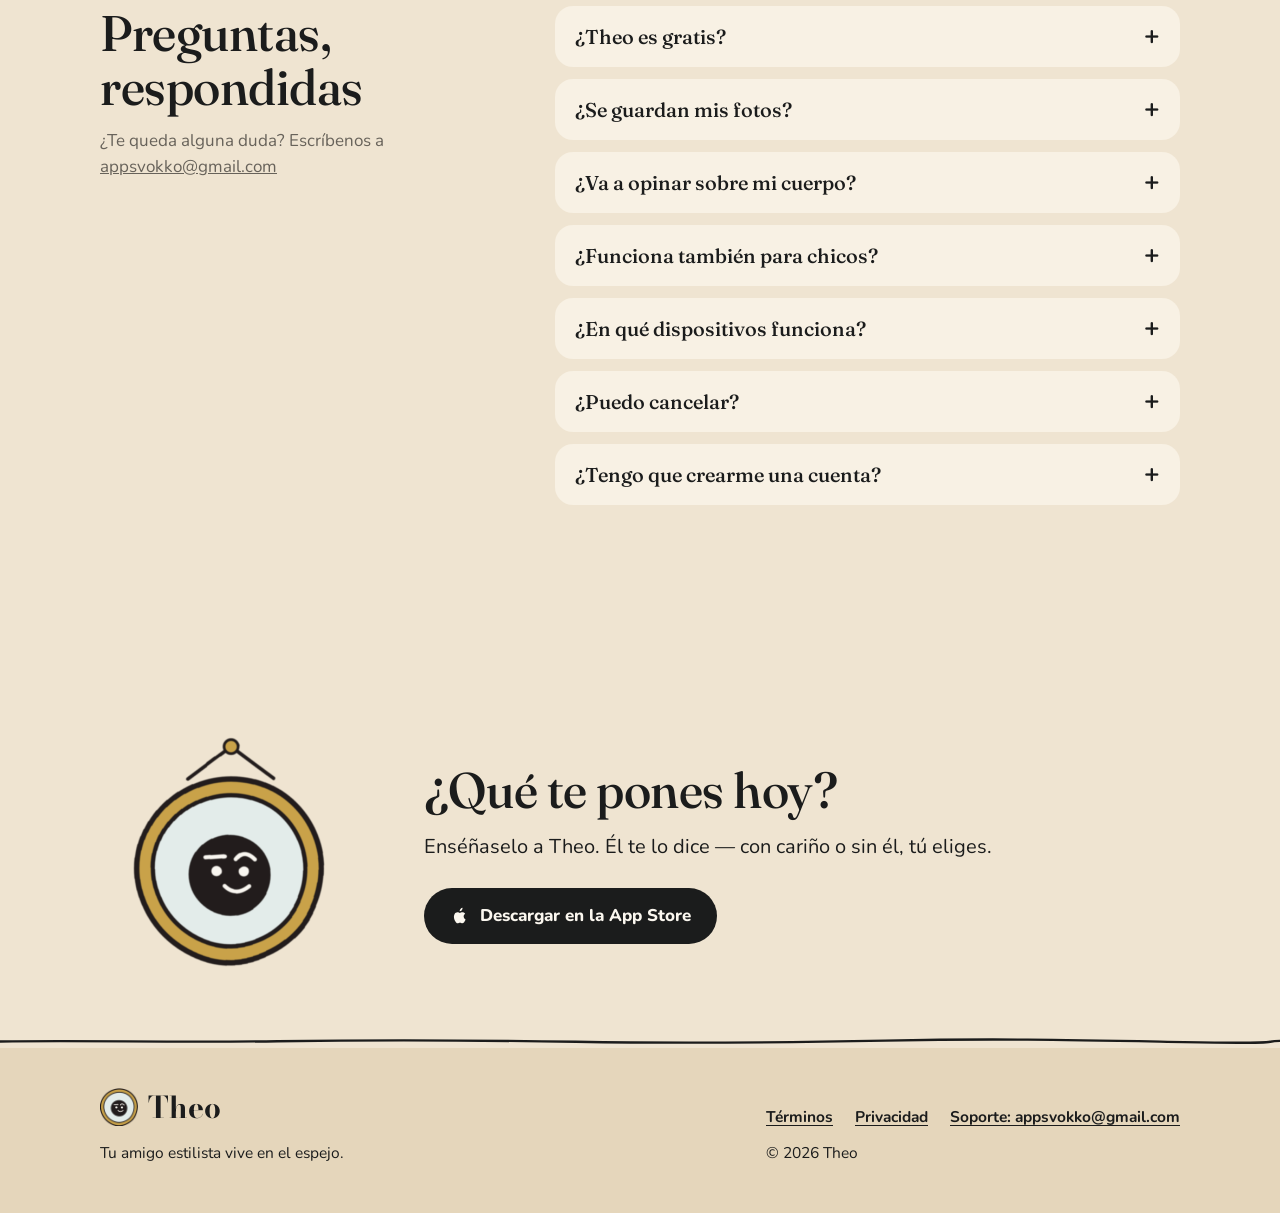
<file: es/index.html>
<!doctype html>
<html lang="es-ES">
<head>
  <meta charset="utf-8">
  <meta name="viewport" content="width=device-width, initial-scale=1">
  <title>Theo — el amigo estilista que vive en tu espejo</title>
  <meta name="description" content="Enséñale tu look a Theo, dile adónde vas y recibe una nota del 0 al 100 con el porqué, sin rodeos. Se acuerda de lo que te encanta. Las fotos nunca se guardan.">
  <meta name="theme-color" content="#EFE4D1">
  <link rel="alternate" hreflang="en" href="https://raphaelbasile13.github.io/theo-site/">
  <link rel="alternate" hreflang="pt-BR" href="https://raphaelbasile13.github.io/theo-site/pt/">
  <link rel="alternate" hreflang="es-ES" href="https://raphaelbasile13.github.io/theo-site/es/">
  <link rel="alternate" hreflang="x-default" href="https://raphaelbasile13.github.io/theo-site/">
  <!-- Open Graph / prévias de link -->
  <meta property="og:type" content="website">
  <meta property="og:site_name" content="Theo">
  <meta property="og:title" content="Theo — el amigo estilista que vive en tu espejo">
  <meta property="og:description" content="Enséñale tu look a Theo, dile adónde vas y recibe una nota del 0 al 100 con el porqué, sin rodeos. Se acuerda de lo que te encanta. Las fotos nunca se guardan.">
  <meta property="og:url" content="https://raphaelbasile13.github.io/theo-site/es/">
  <meta property="og:image" content="https://raphaelbasile13.github.io/theo-site/assets/og.jpg">
  <meta property="og:image:width" content="1200">
  <meta property="og:image:height" content="630">
  <meta property="og:locale" content="es_ES">
  <meta name="twitter:card" content="summary_large_image">
  <link rel="icon" type="image/png" href="../assets/mirror-theo.png">
  <link rel="apple-touch-icon" href="../assets/apple-touch-icon.png">
  <!-- Fontes: Fraunces (voz do Theo e títulos), Bodoni Moda (só "Theo" e números grandes), Nunito (o resto) -->
  <link rel="preconnect" href="https://fonts.googleapis.com">
  <link rel="preconnect" href="https://fonts.gstatic.com" crossorigin>
  <link rel="stylesheet" href="https://fonts.googleapis.com/css2?family=Bodoni+Moda:opsz,wght@6..96,700&family=Fraunces:opsz,wght@9..144,500&family=Nunito:wght@400;600;700;800&display=swap">
  <link rel="stylesheet" href="../styles.css">
</head>
<body>
  <a class="skip" href="#main">Saltar al contenido</a>

  <!-- O degradê dourado do medidor, usado por todos os medidores da página -->
  <svg width="0" height="0" style="position:absolute" aria-hidden="true" focusable="false">
    <defs><linearGradient id="gold" x1="0" y1="0" x2="1" y2="1"><stop offset="0" stop-color="#DEBA62"/><stop offset="1" stop-color="#B8892F"/></linearGradient></defs>
  </svg>

  <header class="site-header">
    <div class="wrap">
      <a class="logo" href="./" aria-label="Theo"><img src="../assets/mirror-theo.png" alt="" width="38" height="38"><span>Theo</span></a>
      <div class="header-right">
        <nav aria-label="Language">
          <ul class="langs">
          <li><a href="../" lang="en" title="English">EN</a></li>
          <li><a href="../pt/" lang="pt-BR" title="Português (Brasil)">PT</a></li>
          <li><a href="./" lang="es-ES" title="Español (España)" aria-current="page">ES</a></li>
          </ul>
        </nav>
        <a class="pill header-cta" href="https://apps.apple.com/app/id6820095537">Descargar Theo</a>
      </div>
    </div>
  </header>

  <main id="main">

    <!-- Hero -->
    <section class="hero">
      <div class="wrap">
        <div>
          <h1>Tu espejo por fin tiene opinión.</h1>
          <p class="lede">Hazte una foto con el look, dile a Theo adónde vas y te da una nota del 0 al 100 y el porqué, sin rodeos. Como escribirle a un amigo que sabe de ropa — y te lo dice tal cual.</p>
          <a class="btn" href="https://apps.apple.com/app/id6820095537" aria-label="Descargar Theo en la App Store"><svg viewBox="0 0 24 24" aria-hidden="true"><path d="M16.37 12.6c.02 2.6 2.28 3.47 2.3 3.48-.02.06-.36 1.24-1.19 2.45-.72 1.05-1.46 2.09-2.63 2.11-1.15.02-1.52-.68-2.83-.68-1.32 0-1.73.66-2.82.7-1.13.04-1.99-1.13-2.71-2.18-1.48-2.14-2.6-6.04-1.09-8.68.75-1.31 2.1-2.14 3.56-2.16 1.11-.02 2.16.75 2.83.75.68 0 1.95-.92 3.29-.79.56.02 2.13.23 3.14 1.7-.08.05-1.87 1.1-1.85 3.3zM14.2 4.97c.6-.73 1-1.74.89-2.75-.86.03-1.91.58-2.53 1.3-.55.64-1.04 1.67-.91 2.65.96.07 1.94-.49 2.55-1.2z"/></svg><span>Descargar en la App Store</span></a>
          <p class="small-print muted">iPhone · iOS 17+ · El primer veredicto es gratis</p>
          <p class="promise voice">Enséñale tu look a Theo cada día: te irá conociendo y cada vez te recomendará mejor.</p>
        </div>
        <div class="stage">
          <div class="phone"><img src="../assets/es/sofia-home.jpg" alt="Pantalla de inicio de Theo: un medidor dorado alrededor de su espejo marcando 81, “Boardroom armor, basically.”" width="598" height="1300" fetchpriority="high"></div>
          <img class="look" src="../assets/w2.jpg" alt="Una mujer con americana negra, camiseta blanca y pantalón beige ancho, fotografiada delante de un espejo" width="612" height="820">
          <span class="occasion">Presentación con cliente</span>
        </div>
      </div>
    </section>

    <svg class="skirting" viewBox="0 0 1200 14" preserveAspectRatio="none" aria-hidden="true" focusable="false"><path d="M0 7.5 C 80 6.2, 160 8.6, 260 7.2 S 430 5.9, 540 7.8 S 720 8.9, 830 6.6 S 1010 6.1, 1110 8.1 S 1180 7.4, 1200 6.9"/></svg>

    <!-- Como funciona -->
    <section class="how" aria-labelledby="how-h">
      <div class="wrap">
        <div class="section-head">
          <h2 id="how-h">Tres pasos. Más o menos un minuto.</h2>
          <p class="muted">Sin test de estilo y sin subir antes todo tu armario. Solo el look que llevas puesto ahora.</p>
        </div>
        <ol class="steps">
          <li class="step">
            <span class="step-num" aria-hidden="true">1</span>
            <h3>Foto en el espejo</h3>
            <p>El look entero, de la cabeza a los pies. El selfie de espejo que ya te haces.</p>
            <div class="step-visual"><img src="../assets/w4.jpg" alt="Un selfie en el espejo: jersey verde, vaqueros rectos y zapatillas blancas" width="612" height="820" loading="lazy"></div>
          </li>
          <li class="step">
            <span class="step-num" aria-hidden="true">2</span>
            <h3>Dile adónde vas</h3>
            <p>Un brunch, una cita, una reunión importante, la boda de tu prima. El mismo look puede ser un 90 o un 60.</p>
            <div class="step-visual"><div class="chips"><span class="chip">Brunch del sábado</span><span class="chip">Primera cita</span><span class="chip is-on">Presentación con cliente</span><span class="chip">Boda</span></div></div>
          </li>
          <li class="step">
            <span class="step-num" aria-hidden="true">3</span>
            <h3>Nota y porqué</h3>
            <p>Una nota del 0 al 100 para el look en esa ocasión. Luego, qué funciona, qué no y el cambio que lo arregla.</p>
            <div class="step-visual"><div class="mini-verdict"><div class="gauge " role="img" aria-label="79/100"><svg viewBox="0 0 100 100" aria-hidden="true"><circle class="track" cx="50" cy="50" r="44"/><circle class="value" cx="50" cy="50" r="44" stroke-dasharray="163.81 276.46"/></svg><b aria-hidden="true">79</b></div><p class="voice">“El abrigo está haciendo casi todo el trabajo, y encantado.”</p></div></div>
          </li>
        </ol>
      </div>
    </section>

    <svg class="skirting" viewBox="0 0 1200 14" preserveAspectRatio="none" aria-hidden="true" focusable="false"><path d="M0 7.5 C 80 6.2, 160 8.6, 260 7.2 S 430 5.9, 540 7.8 S 720 8.9, 830 6.6 S 1010 6.1, 1110 8.1 S 1180 7.4, 1200 6.9"/></svg>

    <!-- O que o Theo faz -->
    <section class="features" aria-labelledby="feat-h">
      <div class="wrap">
        <div class="section-head"><h2 id="feat-h">Lo que Theo hace de verdad</h2></div>

        <article class="feature">
          <div class="copy">
            <h3>Nota para la ropa. Nunca para ti.</h3>
            <p>Theo puntúa el look para adónde vas: ajuste, proporción, color, ocasión y acabado. Cada uno hasta 20, en total 100. Misma foto, misma nota — sin cambios de humor.</p>
            <ul class="criteria"><li>Ajuste<span>17</span></li><li>Proporción<span>16</span></li><li>Color<span>17</span></li><li>Ocasión<span>18</span></li><li>Acabado<span>13</span></li><li class="total">= <span>81</span></li></ul>
          </div>
          <div class="media"><div class="phone"><img src="../assets/es/sofia-conversation.jpg" alt="Veredicto de Theo en la conversación: le dice a Sofía que este es el look de trabajo impecable que pedía, con notas concretas sobre la americana, la camiseta y el pantalón" width="598" height="1300" loading="lazy"></div></div>
        </article>

        <article class="feature flip">
          <div class="copy">
            <h3>Una sola conversación que se acuerda de todo</h3>
            <p>Nada de empezar de cero cada mañana. Dile que odias los vaqueros pitillo o que no te quitas esa falda verde, y la semana que viene se acordará. Lo que dices que te encanta cuenta más que lo que más te pones.</p>
            <div class="bubble callout"><img src="../assets/mirror-theo.png" alt="" width="30" height="30" loading="lazy"><p class="voice">“Americana azul marino con franela gris: justo la sastrería que dijiste que querías para el trabajo.”</p></div>
          </div>
          <div class="media"><div class="phone"><img src="../assets/es/leo-verdict-photo.jpg" alt="Una conversación en la que Theo señala que la americana azul marino es justo la sastrería que la persona dijo que quería para el trabajo" width="598" height="1300" loading="lazy"></div></div>
        </article>

        <article class="feature">
          <div class="copy">
            <h3>Tu armario se hace solo</h3>
            <p>Cada prenda que ve se guarda sola en tu armario. Sin subir fotos de prendas, sin etiquetar nada, sin hojas de cálculo. Tú sigue vistiéndote.</p>
          </div>
          <div class="media"><div class="phone"><img src="../assets/es/sofia-wardrobe.jpg" alt="La pantalla de armario con cuatro looks guardados: cliente, finde, copas y sábado" width="598" height="1300" loading="lazy"></div></div>
        </article>

        <article class="feature flip">
          <div class="copy">
            <h3>Tu estilo, por escrito, a los 5 looks</h3>
            <p>Al quinto look, Theo te escribe cuál es tu estilo de verdad — los colores a los que siempre vuelves, las formas que te encantan y la prenda que te falta.</p>
          </div>
          <div class="media">
            <div class="style-read">
              <h3>Tu estilo</h3>
              <p class="voice">Afilado arriba, relajado abajo. Lo montas todo alrededor de una prenda potente — una americana negra, un abrigo gris largo — y el resto, tranquilo: crudo, beige, vaquero. Te sumaría: un vestido de punto para el entretiempo.</p>
              <div class="looks" role="img" aria-label="Cuatro de los looks detrás de esta lectura de estilo">
                <img src="../assets/w2.jpg" alt="" width="612" height="820" loading="lazy">
                <img src="../assets/w1.jpg" alt="" width="612" height="820" loading="lazy">
                <img src="../assets/w3.jpg" alt="" width="612" height="820" loading="lazy">
                <img src="../assets/w4.jpg" alt="" width="612" height="820" loading="lazy">
              </div>
            </div>
          </div>
        </article>

        <article class="feature">
          <div class="copy">
            <h3>Una racha que da pena romper</h3>
            <p>Enséñale un look al día y mira cómo se llena el calendario. Cuanto más ve, más afina.</p>
          </div>
          <div class="media"><div class="phone"><img src="../assets/es/sofia-streak.jpg" alt="La pantalla de la racha: 14 días seguidos en un calendario de papel de noviembre" width="598" height="1300" loading="lazy"></div></div>
        </article>
      </div>
    </section>

    <svg class="skirting" viewBox="0 0 1200 14" preserveAspectRatio="none" aria-hidden="true" focusable="false"><path d="M0 7.5 C 80 6.2, 160 8.6, 260 7.2 S 430 5.9, 540 7.8 S 720 8.9, 830 6.6 S 1010 6.1, 1110 8.1 S 1180 7.4, 1200 6.9"/></svg>

    <!-- Frases reais do app -->
    <section class="said" aria-labelledby="said-h">
      <div class="wrap">
        <div class="section-head">
          <h2 id="said-h">Cosas que Theo ha dicho de verdad</h2>
          <p class="muted">Veredictos reales de la app. Se ríe de la ropa. Nunca de ti.</p>
        </div>
        <ul class="quotes">
        <li class="quote">
          <div class="gauge sm" role="img" aria-label="81/100"><svg viewBox="0 0 100 100" aria-hidden="true"><circle class="track" cx="50" cy="50" r="44"/><circle class="value" cx="50" cy="50" r="44" stroke-dasharray="167.95 276.46"/></svg><b aria-hidden="true">81</b></div>
          <div><p class="voice">“Armadura de sala de juntas, básicamente.”</p><small>Americana negra, camiseta blanca, pantalón beige ancho · presentación con cliente</small></div>
        </li>
        <li class="quote">
          <div class="gauge sm" role="img" aria-label="79/100"><svg viewBox="0 0 100 100" aria-hidden="true"><circle class="track" cx="50" cy="50" r="44"/><circle class="value" cx="50" cy="50" r="44" stroke-dasharray="163.81 276.46"/></svg><b aria-hidden="true">79</b></div>
          <div><p class="voice">“El abrigo está haciendo casi todo el trabajo, y encantado.”</p><small>Abrigo gris, jersey crudo, vaqueros · brunch del sábado</small></div>
        </li>
        <li class="quote">
          <div class="gauge sm" role="img" aria-label="80/100"><svg viewBox="0 0 100 100" aria-hidden="true"><circle class="track" cx="50" cy="50" r="44"/><circle class="value" cx="50" cy="50" r="44" stroke-dasharray="165.88 276.46"/></svg><b aria-hidden="true">80</b></div>
          <div><p class="voice">“Por fin los mocasines se ganan el sueldo.”</p><small>Americana azul marino, pantalón gris, mocasines · reunión con cliente</small></div>
        </li>
        <li class="quote">
          <div class="gauge sm" role="img" aria-label="70/100"><svg viewBox="0 0 100 100" aria-hidden="true"><circle class="track" cx="50" cy="50" r="44"/><circle class="value" cx="50" cy="50" r="44" stroke-dasharray="145.15 276.46"/></svg><b aria-hidden="true">70</b></div>
          <div><p class="voice">“Los puños están montando una rebelión silenciosa.”</p></div>
        </li>
        <li class="quote">
          <div class="gauge sm" role="img" aria-label="60/100"><svg viewBox="0 0 100 100" aria-hidden="true"><circle class="track" cx="50" cy="50" r="44"/><circle class="value" cx="50" cy="50" r="44" stroke-dasharray="124.41 276.46"/></svg><b aria-hidden="true">60</b></div>
          <div><p class="voice">“Muy buen look. Edificio equivocado.”</p><small>Sobrecamisa y chinos · la oficina</small></div>
        </li>
        </ul>
      </div>
    </section>

    <svg class="skirting" viewBox="0 0 1200 14" preserveAspectRatio="none" aria-hidden="true" focusable="false"><path d="M0 7.5 C 80 6.2, 160 8.6, 260 7.2 S 430 5.9, 540 7.8 S 720 8.9, 830 6.6 S 1010 6.1, 1110 8.1 S 1180 7.4, 1200 6.9"/></svg>

    <!-- Tons -->
    <section class="tones-section" aria-labelledby="tones-h">
      <div class="wrap">
        <div class="section-head">
          <h2 id="tones-h">Elige cómo te habla</h2>
          <p class="muted">Americana con zapatillas blancas. El mismo ojo, cuatro voces — cámbialo cuando quieras.</p>
        </div>
        <ul class="tones">
        <li class="tone">
          <h3>Directo</h3>
          <p class="muted">Sin anestesia. Dime qué falla.</p>
          <div class="bubble"><img src="../assets/mirror-theo.png" alt="" width="34" height="34" loading="lazy"><p class="voice">Las zapatillas se cargan el look. Cámbialas.</p></div>
        </li>
        <li class="tone">
          <h3>Con tacto</h3>
          <p class="muted">Sincero, pero con cariño.</p>
          <div class="bubble"><img src="../assets/mirror-theo.png" alt="" width="34" height="34" loading="lazy"><p class="voice">Todo funciona menos las zapatillas — yo probaría algo más oscuro.</p></div>
        </li>
        <li class="tone">
          <h3>Técnico</h3>
          <p class="muted">Explícame por qué funciona o no.</p>
          <div class="bubble"><img src="../assets/mirror-theo.png" alt="" width="34" height="34" loading="lazy"><p class="voice">Las zapatillas blancas bajan la formalidad un nivel por debajo de la americana, así que el look se parte en dos.</p></div>
        </li>
        <li class="tone">
          <h3>Cachondeo</h3>
          <p class="muted">Hazme reír. Lo aguanto.</p>
          <div class="bubble"><img src="../assets/mirror-theo.png" alt="" width="34" height="34" loading="lazy"><p class="voice">Esas zapatillas vienen de otra fiesta y no se quieren ir.</p></div>
        </li>
        </ul>
      </div>
    </section>

    <svg class="skirting" viewBox="0 0 1200 14" preserveAspectRatio="none" aria-hidden="true" focusable="false"><path d="M0 7.5 C 80 6.2, 160 8.6, 260 7.2 S 430 5.9, 540 7.8 S 720 8.9, 830 6.6 S 1010 6.1, 1110 8.1 S 1180 7.4, 1200 6.9"/></svg>

    <!-- Privacidade (na faixa de baixo) -->
    <section class="privacy band" aria-labelledby="privacy-h">
      <div class="wrap">
        <div>
          <h2 id="privacy-h" class="never-stored">Tus fotos nunca se guardan.</h2>
          <p class="lede" style="margin-top:16px">Theo mira tu foto, te responde y se olvida. No se queda nada en nuestros servidores.</p>
        </div>
        <ul class="facts">
          <li><strong>Tus looks se quedan en tu móvil</strong>Los looks guardados y tu armario se quedan en tu iPhone.</li>
          <li><strong>Sin cuenta, sin anuncios</strong>Sin registro, sin email, sin contraseña. Nadie vende tus datos.</li>
          <li><strong>Nunca sobre tu cuerpo</strong>Nada sobre cuerpo, peso, piel o edad. Habla del look.</li>
        </ul>
      </div>
    </section>

    <!-- Assinatura (sem preços: o preço só vem da loja) -->
    <section class="pricing" aria-labelledby="pro-h">
      <div class="wrap">
        <div class="pro">
          <div>
            <h2 id="pro-h">Theo Pro</h2>
            <p>El primer veredicto corre de nuestra cuenta. Después, Theo Pro lo desbloquea todo: el plan anual trae 7 días gratis si es tu primera vez, o te pasas al mensual. Cancela cuando quieras en los ajustes de tu cuenta de Apple.</p>
            <ul><li>Veredicto y nota para cualquier ocasión</li><li>La conversación que se acuerda de todo</li><li>Tu armario y tu lectura de estilo</li><li>Los cuatro tonos</li></ul>
          </div>
          <div>
            <p class="big-seven"><b>7</b><span>días gratis</span></p>
            <div style="margin-top:22px"><a class="btn" href="https://apps.apple.com/app/id6820095537" aria-label="Descargar Theo en la App Store"><svg viewBox="0 0 24 24" aria-hidden="true"><path d="M16.37 12.6c.02 2.6 2.28 3.47 2.3 3.48-.02.06-.36 1.24-1.19 2.45-.72 1.05-1.46 2.09-2.63 2.11-1.15.02-1.52-.68-2.83-.68-1.32 0-1.73.66-2.82.7-1.13.04-1.99-1.13-2.71-2.18-1.48-2.14-2.6-6.04-1.09-8.68.75-1.31 2.1-2.14 3.56-2.16 1.11-.02 2.16.75 2.83.75.68 0 1.95-.92 3.29-.79.56.02 2.13.23 3.14 1.7-.08.05-1.87 1.1-1.85 3.3zM14.2 4.97c.6-.73 1-1.74.89-2.75-.86.03-1.91.58-2.53 1.3-.55.64-1.04 1.67-.91 2.65.96.07 1.94-.49 2.55-1.2z"/></svg><span>Descargar en la App Store</span></a></div>
            <p class="small-print muted">Los precios aparecen en la app, en tu moneda.</p>
          </div>
        </div>
      </div>
    </section>

    <svg class="skirting" viewBox="0 0 1200 14" preserveAspectRatio="none" aria-hidden="true" focusable="false"><path d="M0 7.5 C 80 6.2, 160 8.6, 260 7.2 S 430 5.9, 540 7.8 S 720 8.9, 830 6.6 S 1010 6.1, 1110 8.1 S 1180 7.4, 1200 6.9"/></svg>

    <!-- Perguntas frequentes -->
    <section class="faq" aria-labelledby="faq-h">
      <div class="wrap">
        <div>
          <h2 id="faq-h">Preguntas, respondidas</h2>
          <p class="muted" style="margin-top:14px">¿Te queda alguna duda? Escríbenos a <a href="mailto:appsvokko@gmail.com">appsvokko@gmail.com</a></p>
        </div>
        <div class="faq-list">
          <details>
            <summary>¿Theo es gratis?</summary>
            <p>El primer veredicto es gratis. Después es Theo Pro: anual, con 7 días gratis si es tu primera vez, o mensual. Verás el precio exacto en la app antes de pagar nada.</p>
          </details>
          <details>
            <summary>¿Se guardan mis fotos?</summary>
            <p>No. Tu foto le llega a Theo para que la vea y nunca se guarda en nuestros servidores. Los looks que guardas se quedan en tu móvil.</p>
          </details>
          <details>
            <summary>¿Va a opinar sobre mi cuerpo?</summary>
            <p>Nunca. Ni cuerpo, ni peso, ni piel, ni edad. Habla del look: la ropa, cómo combinan las prendas y si encajan con la ocasión. La cara y el pelo solo salen como parte del estilismo.</p>
          </details>
          <details>
            <summary>¿Funciona también para chicos?</summary>
            <p>Sí. Theo viste a cualquiera — trajes, zapatillas y esa sobrecamisa que siempre acaba yendo a la oficina.</p>
          </details>
          <details>
            <summary>¿En qué dispositivos funciona?</summary>
            <p>En iPhone, con iOS 17 o posterior. Theo es para mayores de 16 años.</p>
          </details>
          <details>
            <summary>¿Puedo cancelar?</summary>
            <p>Cuando quieras, en las suscripciones de tu cuenta de Apple. Cancela al menos un día antes de que acabe la semana gratis y no te cobran nada.</p>
          </details>
          <details>
            <summary>¿Tengo que crearme una cuenta?</summary>
            <p>No. Sin registro, sin email, sin contraseña. Abres la app y le enseñas tu look.</p>
          </details>
        </div>
      </div>
    </section>

    <!-- Chamada final -->
    <section class="final" aria-labelledby="final-h">
      <div class="wrap">
        <img class="mirror" src="../assets/mirror-hanging.png" alt="Theo: una cara sonriente dentro de un espejo redondo dorado" width="480" height="520" loading="lazy">
        <div>
          <h2 id="final-h">¿Qué te pones hoy?</h2>
          <p class="lede">Enséñaselo a Theo. Él te lo dice — con cariño o sin él, tú eliges.</p>
          <a class="btn" href="https://apps.apple.com/app/id6820095537" aria-label="Descargar Theo en la App Store"><svg viewBox="0 0 24 24" aria-hidden="true"><path d="M16.37 12.6c.02 2.6 2.28 3.47 2.3 3.48-.02.06-.36 1.24-1.19 2.45-.72 1.05-1.46 2.09-2.63 2.11-1.15.02-1.52-.68-2.83-.68-1.32 0-1.73.66-2.82.7-1.13.04-1.99-1.13-2.71-2.18-1.48-2.14-2.6-6.04-1.09-8.68.75-1.31 2.1-2.14 3.56-2.16 1.11-.02 2.16.75 2.83.75.68 0 1.95-.92 3.29-.79.56.02 2.13.23 3.14 1.7-.08.05-1.87 1.1-1.85 3.3zM14.2 4.97c.6-.73 1-1.74.89-2.75-.86.03-1.91.58-2.53 1.3-.55.64-1.04 1.67-.91 2.65.96.07 1.94-.49 2.55-1.2z"/></svg><span>Descargar en la App Store</span></a>
        </div>
      </div>
    </section>

  </main>

  <svg class="skirting" viewBox="0 0 1200 14" preserveAspectRatio="none" aria-hidden="true" focusable="false"><path d="M0 7.5 C 80 6.2, 160 8.6, 260 7.2 S 430 5.9, 540 7.8 S 720 8.9, 830 6.6 S 1010 6.1, 1110 8.1 S 1180 7.4, 1200 6.9"/></svg>
  <footer class="site-footer band">
    <div class="wrap">
      <div>
        <a class="logo" href="./" aria-label="Theo"><img src="../assets/mirror-theo.png" alt="" width="38" height="38"><span>Theo</span></a>
        <p class="tagline">Tu amigo estilista vive en el espejo.</p>
      </div>
      <div>
        <nav aria-label="Footer">
          <ul>
            <li><a href="https://no-filter-api.aistylist.workers.dev/es/terms">Términos</a></li>
            <li><a href="https://no-filter-api.aistylist.workers.dev/es/privacy">Privacidad</a></li>
            <li><a href="mailto:appsvokko@gmail.com">Soporte: appsvokko@gmail.com</a></li>
          </ul>
        </nav>
        <p style="margin-top:12px">© 2026 Theo</p>
      </div>
    </div>
  </footer>
</body>
</html>
</file>
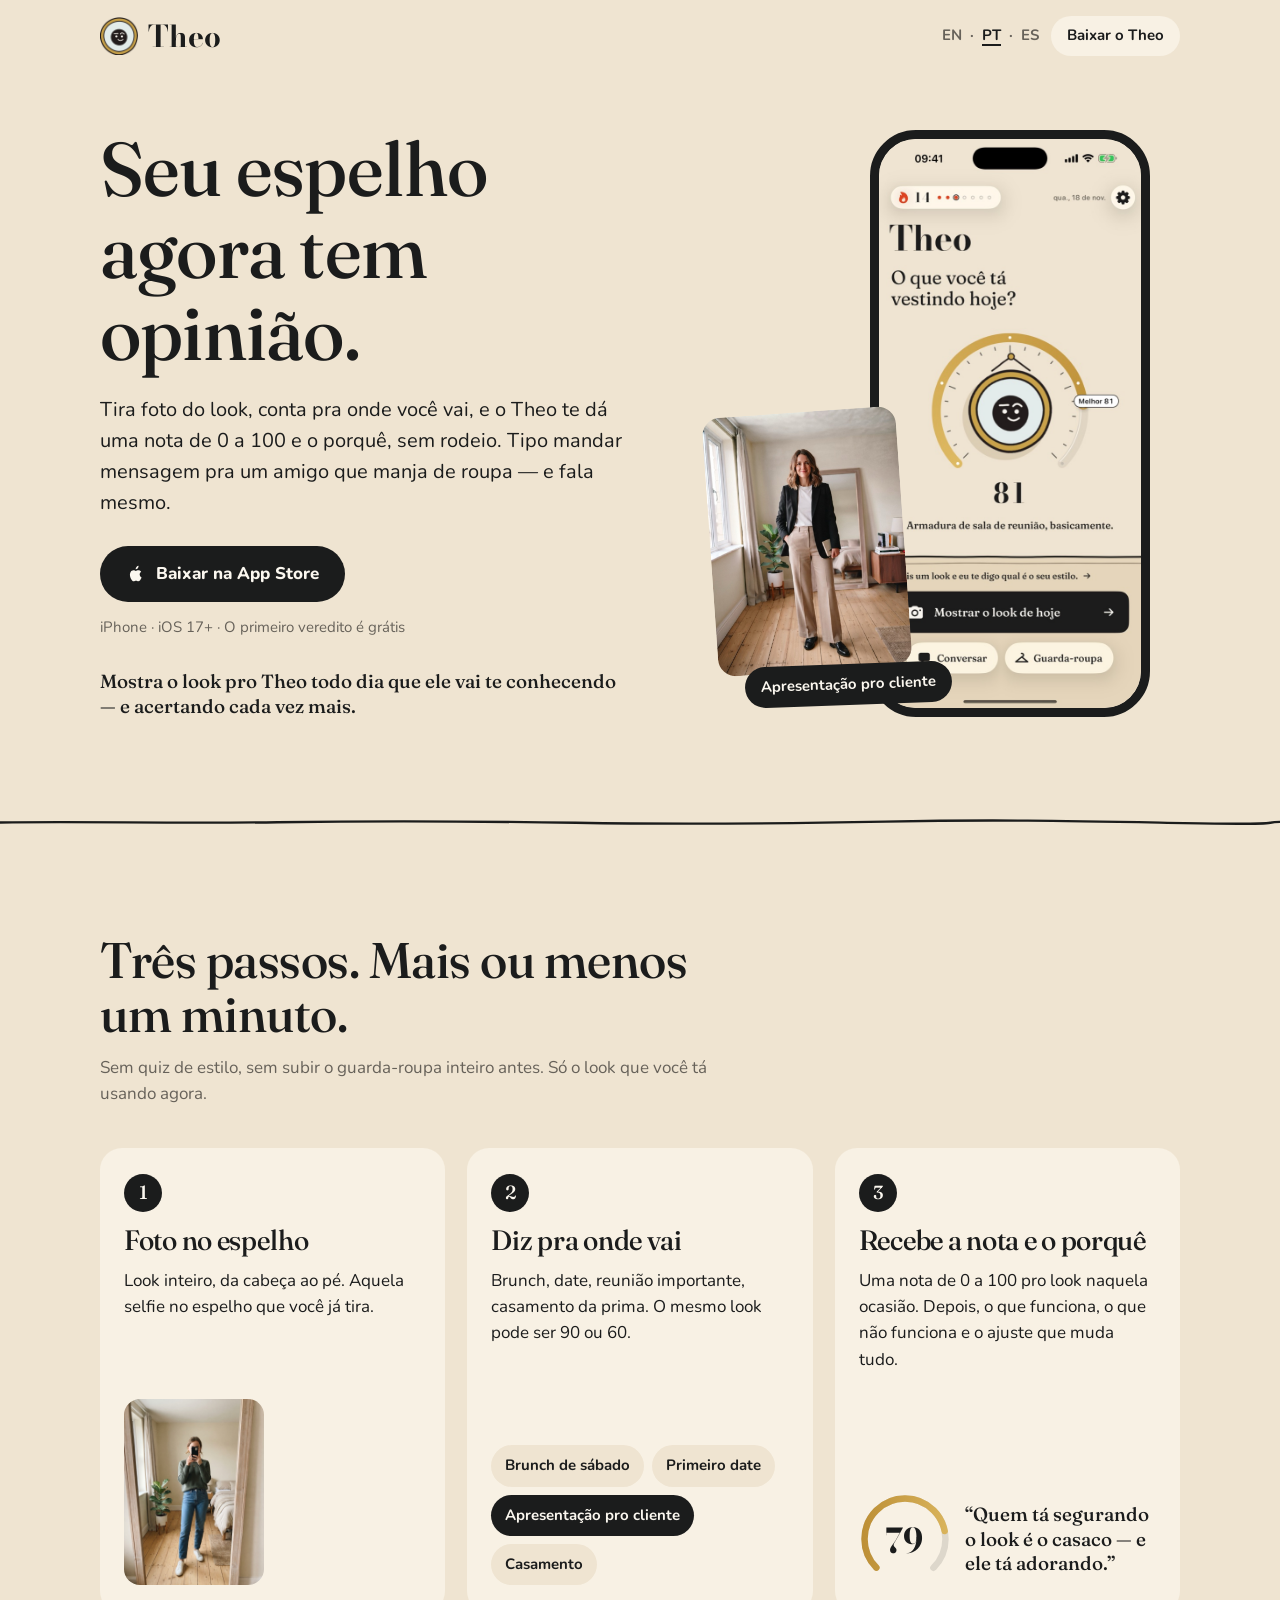
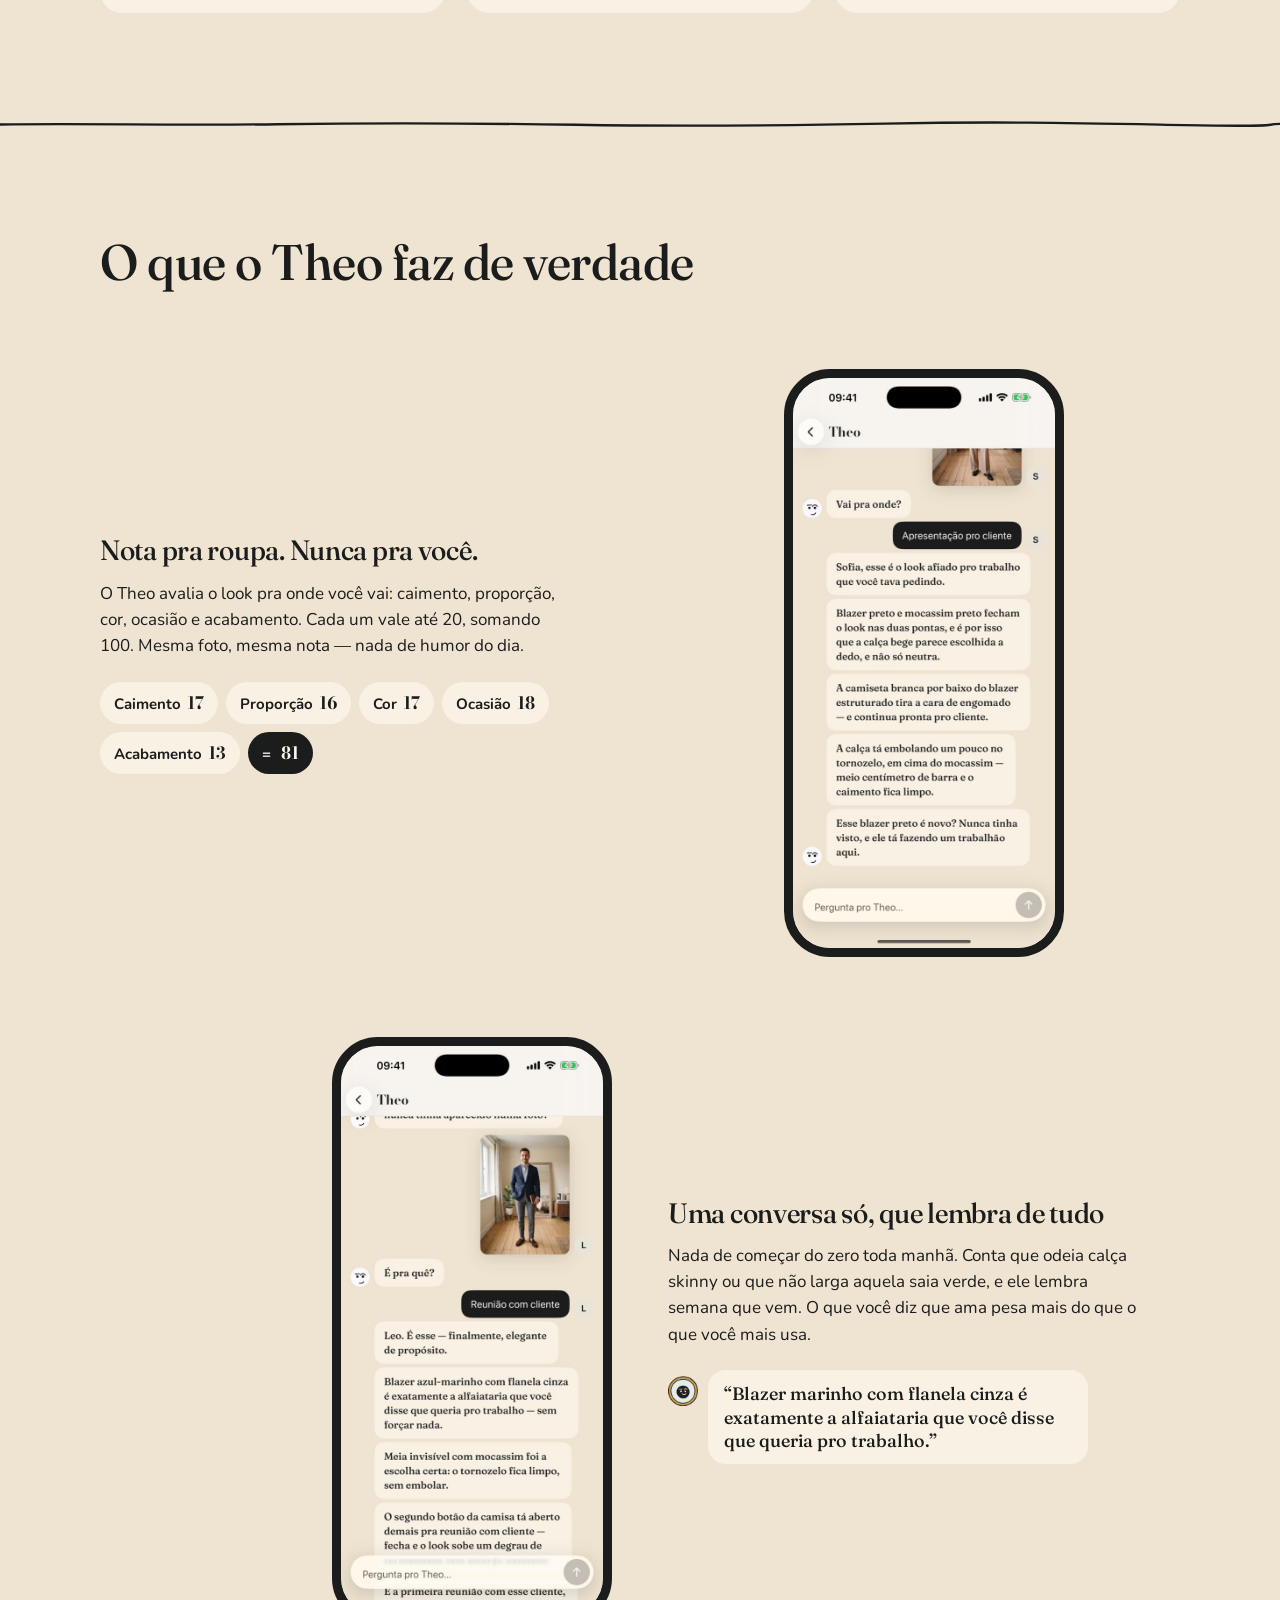
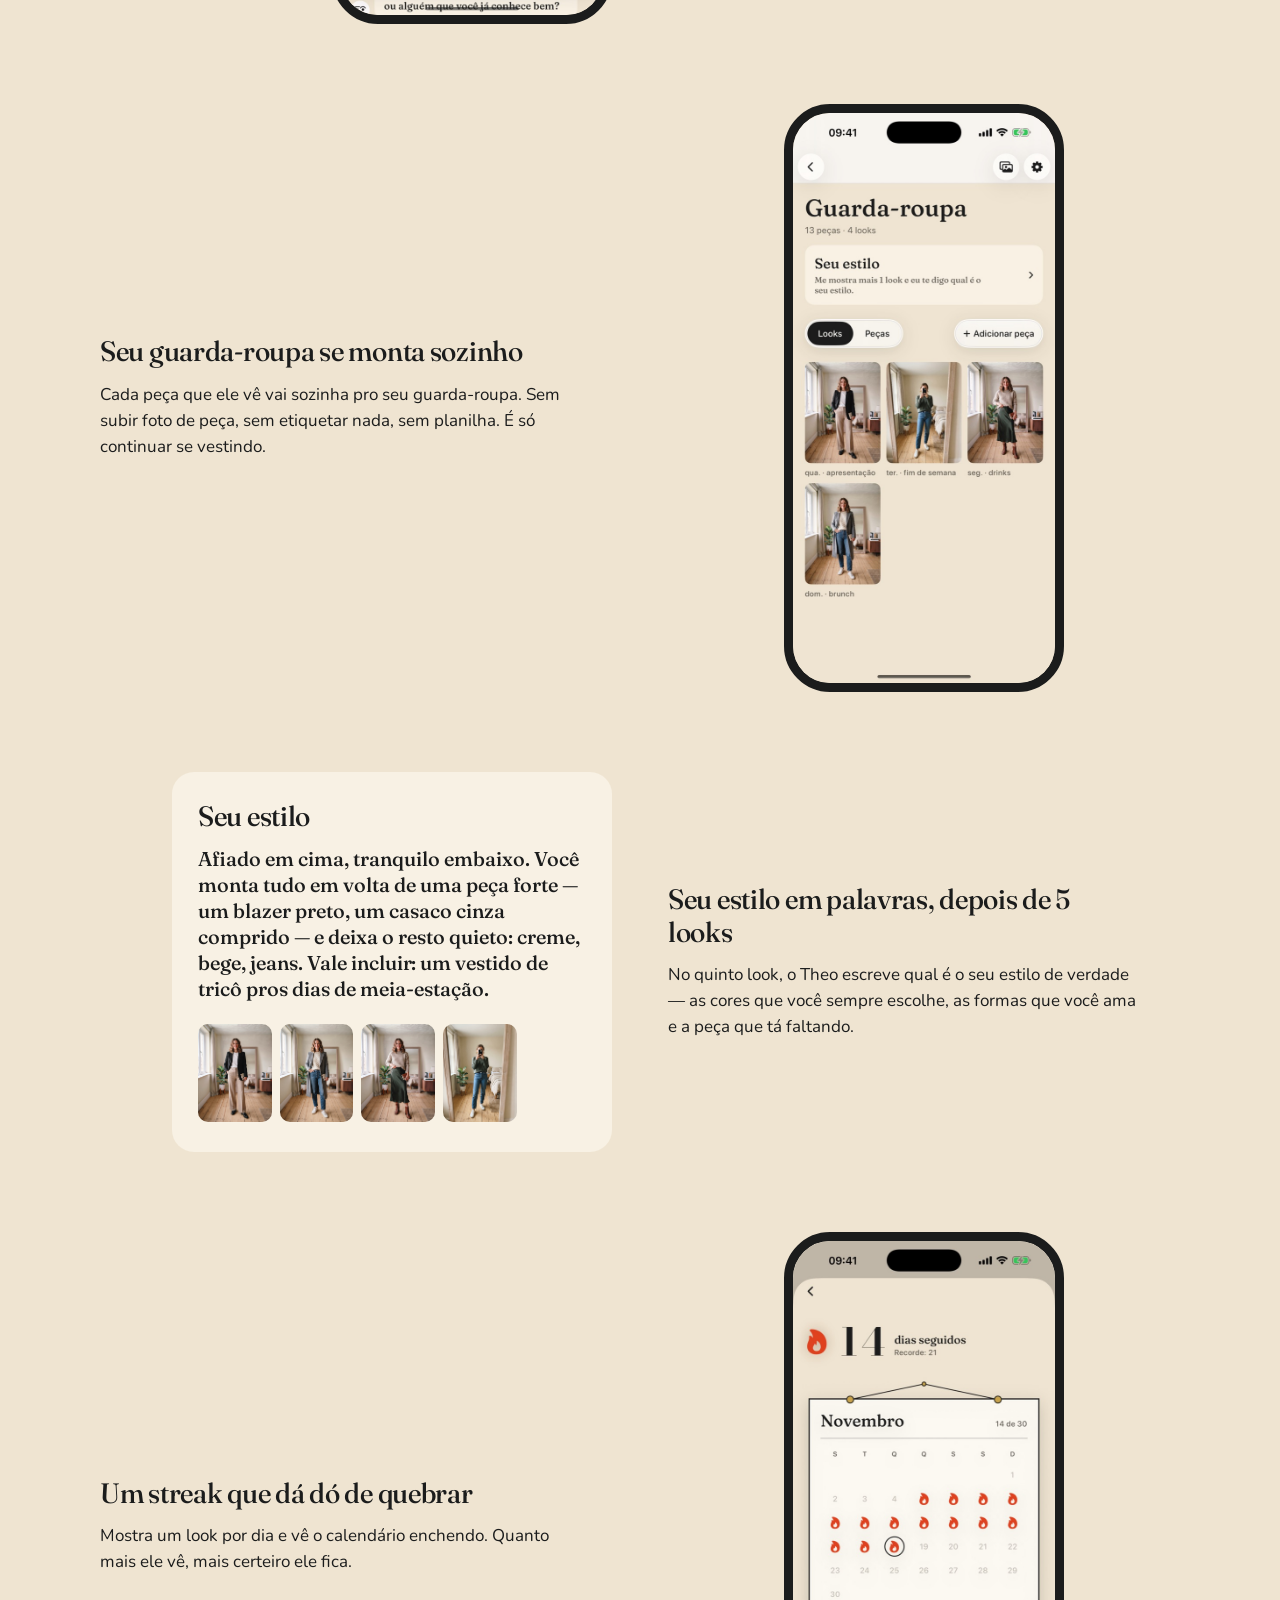
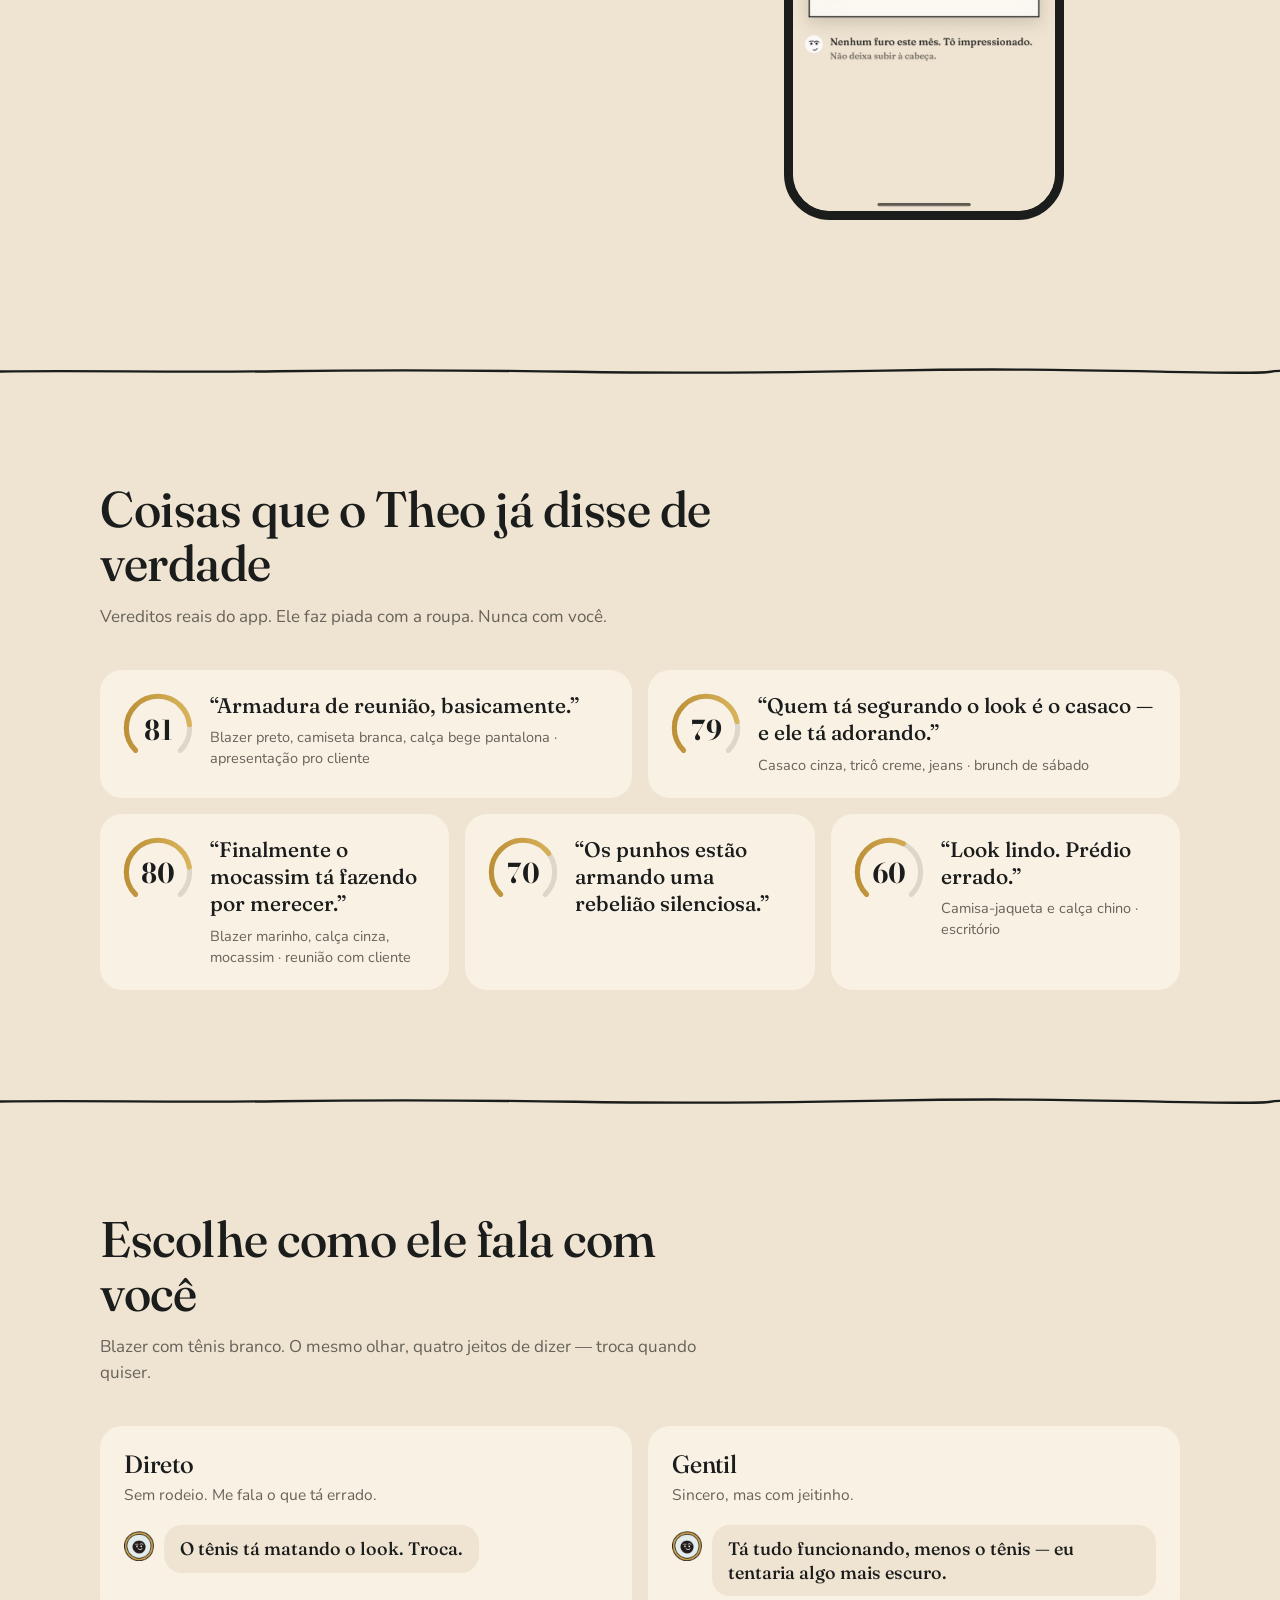
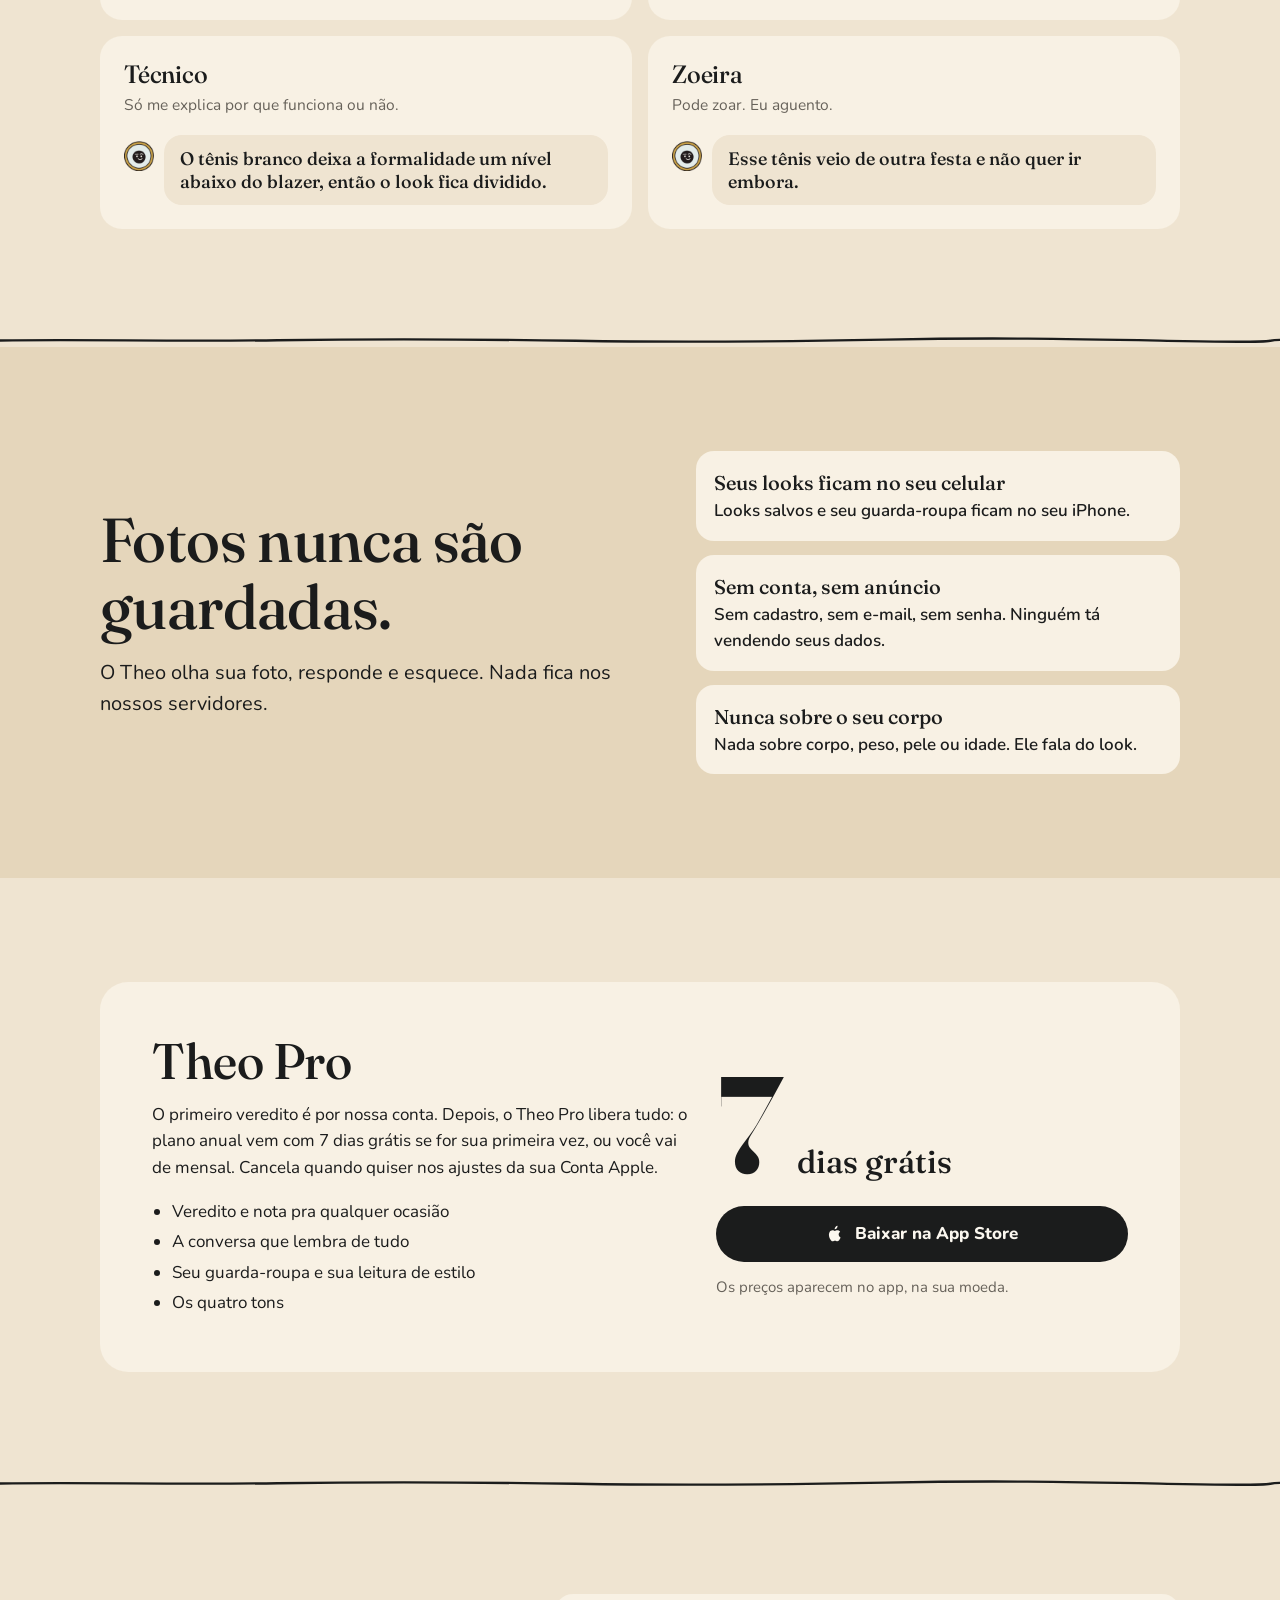
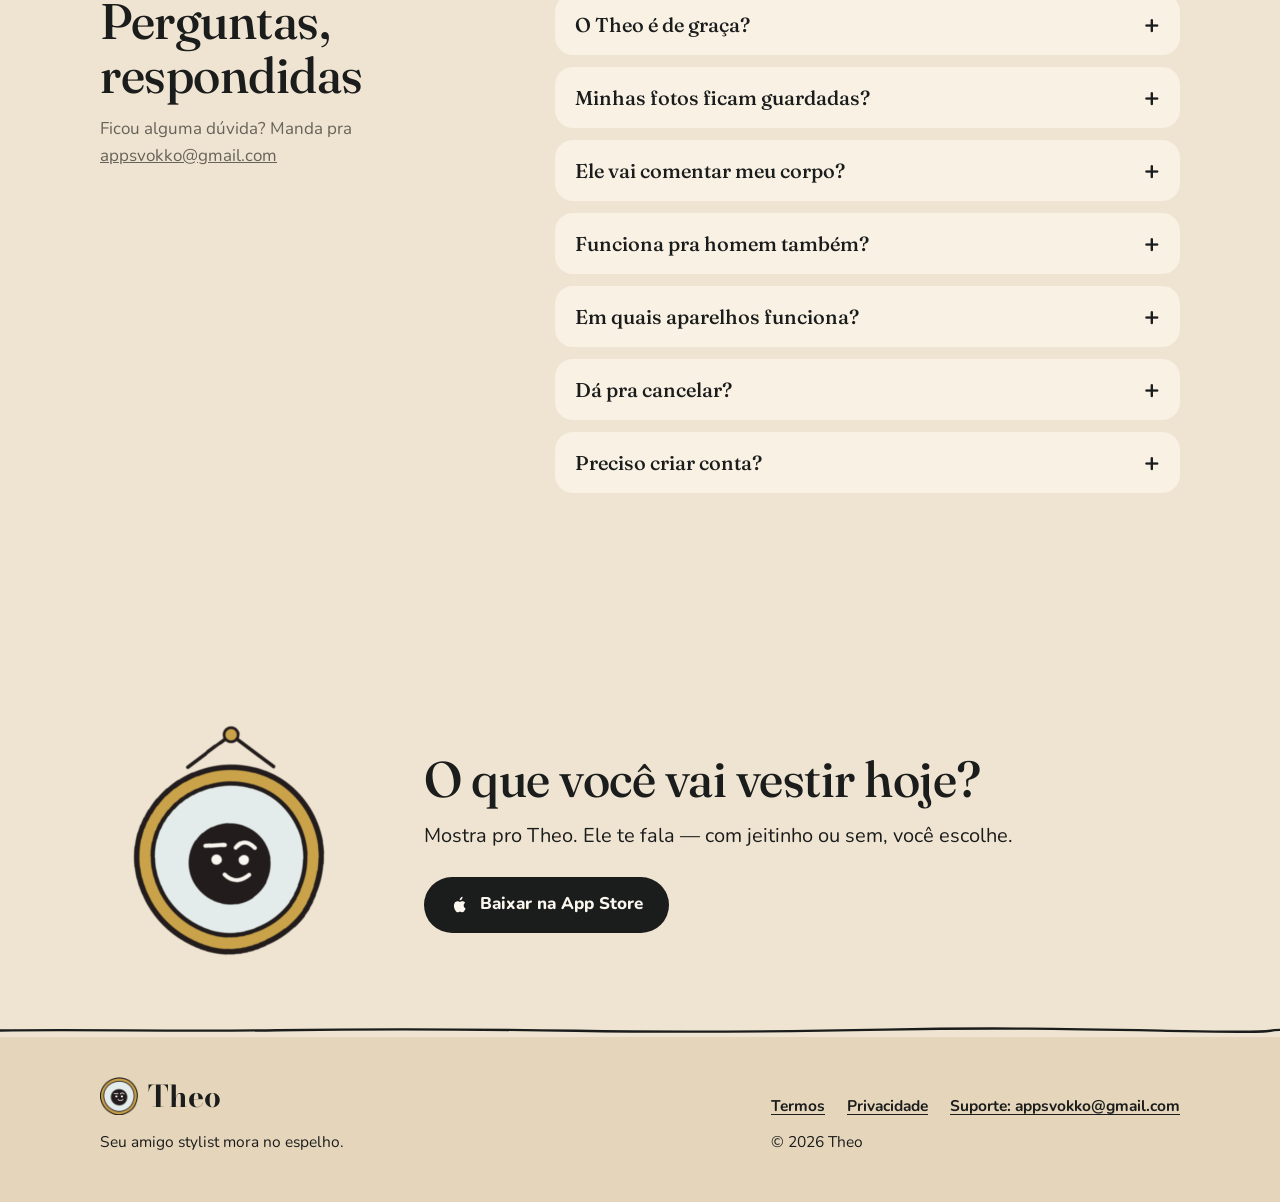
<file: pt/index.html>
<!doctype html>
<html lang="pt-BR">
<head>
  <meta charset="utf-8">
  <meta name="viewport" content="width=device-width, initial-scale=1">
  <title>Theo — o amigo stylist que mora no seu espelho</title>
  <meta name="description" content="Mostra o look pro Theo, diz pra onde você vai e recebe uma nota de 0 a 100 com o porquê, sem rodeio. Ele lembra do que você ama. Fotos nunca são guardadas.">
  <meta name="theme-color" content="#EFE4D1">
  <link rel="alternate" hreflang="en" href="https://raphaelbasile13.github.io/theo-site/">
  <link rel="alternate" hreflang="pt-BR" href="https://raphaelbasile13.github.io/theo-site/pt/">
  <link rel="alternate" hreflang="es-ES" href="https://raphaelbasile13.github.io/theo-site/es/">
  <link rel="alternate" hreflang="x-default" href="https://raphaelbasile13.github.io/theo-site/">
  <!-- Open Graph / prévias de link -->
  <meta property="og:type" content="website">
  <meta property="og:site_name" content="Theo">
  <meta property="og:title" content="Theo — o amigo stylist que mora no seu espelho">
  <meta property="og:description" content="Mostra o look pro Theo, diz pra onde você vai e recebe uma nota de 0 a 100 com o porquê, sem rodeio. Ele lembra do que você ama. Fotos nunca são guardadas.">
  <meta property="og:url" content="https://raphaelbasile13.github.io/theo-site/pt/">
  <meta property="og:image" content="https://raphaelbasile13.github.io/theo-site/assets/og.jpg">
  <meta property="og:image:width" content="1200">
  <meta property="og:image:height" content="630">
  <meta property="og:locale" content="pt_BR">
  <meta name="twitter:card" content="summary_large_image">
  <link rel="icon" type="image/png" href="../assets/mirror-theo.png">
  <link rel="apple-touch-icon" href="../assets/apple-touch-icon.png">
  <!-- Fontes: Fraunces (voz do Theo e títulos), Bodoni Moda (só "Theo" e números grandes), Nunito (o resto) -->
  <link rel="preconnect" href="https://fonts.googleapis.com">
  <link rel="preconnect" href="https://fonts.gstatic.com" crossorigin>
  <link rel="stylesheet" href="https://fonts.googleapis.com/css2?family=Bodoni+Moda:opsz,wght@6..96,700&family=Fraunces:opsz,wght@9..144,500&family=Nunito:wght@400;600;700;800&display=swap">
  <link rel="stylesheet" href="../styles.css">
</head>
<body>
  <a class="skip" href="#main">Pular para o conteúdo</a>

  <!-- O degradê dourado do medidor, usado por todos os medidores da página -->
  <svg width="0" height="0" style="position:absolute" aria-hidden="true" focusable="false">
    <defs><linearGradient id="gold" x1="0" y1="0" x2="1" y2="1"><stop offset="0" stop-color="#DEBA62"/><stop offset="1" stop-color="#B8892F"/></linearGradient></defs>
  </svg>

  <header class="site-header">
    <div class="wrap">
      <a class="logo" href="./" aria-label="Theo"><img src="../assets/mirror-theo.png" alt="" width="38" height="38"><span>Theo</span></a>
      <div class="header-right">
        <nav aria-label="Language">
          <ul class="langs">
          <li><a href="../" lang="en" title="English">EN</a></li>
          <li><a href="./" lang="pt-BR" title="Português (Brasil)" aria-current="page">PT</a></li>
          <li><a href="../es/" lang="es-ES" title="Español (España)">ES</a></li>
          </ul>
        </nav>
        <a class="pill header-cta" href="https://apps.apple.com/app/id6820095537">Baixar o Theo</a>
      </div>
    </div>
  </header>

  <main id="main">

    <!-- Hero -->
    <section class="hero">
      <div class="wrap">
        <div>
          <h1>Seu espelho agora tem opinião.</h1>
          <p class="lede">Tira foto do look, conta pra onde você vai, e o Theo te dá uma nota de 0 a 100 e o porquê, sem rodeio. Tipo mandar mensagem pra um amigo que manja de roupa — e fala mesmo.</p>
          <a class="btn" href="https://apps.apple.com/app/id6820095537" aria-label="Baixar o Theo na App Store"><svg viewBox="0 0 24 24" aria-hidden="true"><path d="M16.37 12.6c.02 2.6 2.28 3.47 2.3 3.48-.02.06-.36 1.24-1.19 2.45-.72 1.05-1.46 2.09-2.63 2.11-1.15.02-1.52-.68-2.83-.68-1.32 0-1.73.66-2.82.7-1.13.04-1.99-1.13-2.71-2.18-1.48-2.14-2.6-6.04-1.09-8.68.75-1.31 2.1-2.14 3.56-2.16 1.11-.02 2.16.75 2.83.75.68 0 1.95-.92 3.29-.79.56.02 2.13.23 3.14 1.7-.08.05-1.87 1.1-1.85 3.3zM14.2 4.97c.6-.73 1-1.74.89-2.75-.86.03-1.91.58-2.53 1.3-.55.64-1.04 1.67-.91 2.65.96.07 1.94-.49 2.55-1.2z"/></svg><span>Baixar na App Store</span></a>
          <p class="small-print muted">iPhone · iOS 17+ · O primeiro veredito é grátis</p>
          <p class="promise voice">Mostra o look pro Theo todo dia que ele vai te conhecendo — e acertando cada vez mais.</p>
        </div>
        <div class="stage">
          <div class="phone"><img src="../assets/pt/sofia-home.jpg" alt="Tela inicial do Theo: um medidor dourado em volta do espelho dele marcando 81, “Boardroom armor, basically.”" width="598" height="1300" fetchpriority="high"></div>
          <img class="look" src="../assets/w2.jpg" alt="Uma mulher de blazer preto, camiseta branca e calça bege pantalona, fotografada na frente do espelho" width="612" height="820">
          <span class="occasion">Apresentação pro cliente</span>
        </div>
      </div>
    </section>

    <svg class="skirting" viewBox="0 0 1200 14" preserveAspectRatio="none" aria-hidden="true" focusable="false"><path d="M0 7.5 C 80 6.2, 160 8.6, 260 7.2 S 430 5.9, 540 7.8 S 720 8.9, 830 6.6 S 1010 6.1, 1110 8.1 S 1180 7.4, 1200 6.9"/></svg>

    <!-- Como funciona -->
    <section class="how" aria-labelledby="how-h">
      <div class="wrap">
        <div class="section-head">
          <h2 id="how-h">Três passos. Mais ou menos um minuto.</h2>
          <p class="muted">Sem quiz de estilo, sem subir o guarda-roupa inteiro antes. Só o look que você tá usando agora.</p>
        </div>
        <ol class="steps">
          <li class="step">
            <span class="step-num" aria-hidden="true">1</span>
            <h3>Foto no espelho</h3>
            <p>Look inteiro, da cabeça ao pé. Aquela selfie no espelho que você já tira.</p>
            <div class="step-visual"><img src="../assets/w4.jpg" alt="Uma selfie no espelho: tricô verde, jeans reto e tênis branco" width="612" height="820" loading="lazy"></div>
          </li>
          <li class="step">
            <span class="step-num" aria-hidden="true">2</span>
            <h3>Diz pra onde vai</h3>
            <p>Brunch, date, reunião importante, casamento da prima. O mesmo look pode ser 90 ou 60.</p>
            <div class="step-visual"><div class="chips"><span class="chip">Brunch de sábado</span><span class="chip">Primeiro date</span><span class="chip is-on">Apresentação pro cliente</span><span class="chip">Casamento</span></div></div>
          </li>
          <li class="step">
            <span class="step-num" aria-hidden="true">3</span>
            <h3>Recebe a nota e o porquê</h3>
            <p>Uma nota de 0 a 100 pro look naquela ocasião. Depois, o que funciona, o que não funciona e o ajuste que muda tudo.</p>
            <div class="step-visual"><div class="mini-verdict"><div class="gauge " role="img" aria-label="79/100"><svg viewBox="0 0 100 100" aria-hidden="true"><circle class="track" cx="50" cy="50" r="44"/><circle class="value" cx="50" cy="50" r="44" stroke-dasharray="163.81 276.46"/></svg><b aria-hidden="true">79</b></div><p class="voice">“Quem tá segurando o look é o casaco — e ele tá adorando.”</p></div></div>
          </li>
        </ol>
      </div>
    </section>

    <svg class="skirting" viewBox="0 0 1200 14" preserveAspectRatio="none" aria-hidden="true" focusable="false"><path d="M0 7.5 C 80 6.2, 160 8.6, 260 7.2 S 430 5.9, 540 7.8 S 720 8.9, 830 6.6 S 1010 6.1, 1110 8.1 S 1180 7.4, 1200 6.9"/></svg>

    <!-- O que o Theo faz -->
    <section class="features" aria-labelledby="feat-h">
      <div class="wrap">
        <div class="section-head"><h2 id="feat-h">O que o Theo faz de verdade</h2></div>

        <article class="feature">
          <div class="copy">
            <h3>Nota pra roupa. Nunca pra você.</h3>
            <p>O Theo avalia o look pra onde você vai: caimento, proporção, cor, ocasião e acabamento. Cada um vale até 20, somando 100. Mesma foto, mesma nota — nada de humor do dia.</p>
            <ul class="criteria"><li>Caimento<span>17</span></li><li>Proporção<span>16</span></li><li>Cor<span>17</span></li><li>Ocasião<span>18</span></li><li>Acabamento<span>13</span></li><li class="total">= <span>81</span></li></ul>
          </div>
          <div class="media"><div class="phone"><img src="../assets/pt/sofia-conversation.jpg" alt="Veredito do Theo na conversa: ele diz à Sofia que esse é o look afiado de trabalho que ela pedia, com comentários específicos sobre o blazer, a camiseta e a calça" width="598" height="1300" loading="lazy"></div></div>
        </article>

        <article class="feature flip">
          <div class="copy">
            <h3>Uma conversa só, que lembra de tudo</h3>
            <p>Nada de começar do zero toda manhã. Conta que odeia calça skinny ou que não larga aquela saia verde, e ele lembra semana que vem. O que você diz que ama pesa mais do que o que você mais usa.</p>
            <div class="bubble callout"><img src="../assets/mirror-theo.png" alt="" width="30" height="30" loading="lazy"><p class="voice">“Blazer marinho com flanela cinza é exatamente a alfaiataria que você disse que queria pro trabalho.”</p></div>
          </div>
          <div class="media"><div class="phone"><img src="../assets/pt/leo-verdict-photo.jpg" alt="Uma conversa em que o Theo nota que o blazer marinho é exatamente a alfaiataria que a pessoa disse que queria pro trabalho" width="598" height="1300" loading="lazy"></div></div>
        </article>

        <article class="feature">
          <div class="copy">
            <h3>Seu guarda-roupa se monta sozinho</h3>
            <p>Cada peça que ele vê vai sozinha pro seu guarda-roupa. Sem subir foto de peça, sem etiquetar nada, sem planilha. É só continuar se vestindo.</p>
          </div>
          <div class="media"><div class="phone"><img src="../assets/pt/sofia-wardrobe.jpg" alt="A tela de guarda-roupa com quatro looks salvos: cliente, fim de semana, drinks e sábado" width="598" height="1300" loading="lazy"></div></div>
        </article>

        <article class="feature flip">
          <div class="copy">
            <h3>Seu estilo em palavras, depois de 5 looks</h3>
            <p>No quinto look, o Theo escreve qual é o seu estilo de verdade — as cores que você sempre escolhe, as formas que você ama e a peça que tá faltando.</p>
          </div>
          <div class="media">
            <div class="style-read">
              <h3>Seu estilo</h3>
              <p class="voice">Afiado em cima, tranquilo embaixo. Você monta tudo em volta de uma peça forte — um blazer preto, um casaco cinza comprido — e deixa o resto quieto: creme, bege, jeans. Vale incluir: um vestido de tricô pros dias de meia-estação.</p>
              <div class="looks" role="img" aria-label="Quatro dos looks por trás dessa leitura de estilo">
                <img src="../assets/w2.jpg" alt="" width="612" height="820" loading="lazy">
                <img src="../assets/w1.jpg" alt="" width="612" height="820" loading="lazy">
                <img src="../assets/w3.jpg" alt="" width="612" height="820" loading="lazy">
                <img src="../assets/w4.jpg" alt="" width="612" height="820" loading="lazy">
              </div>
            </div>
          </div>
        </article>

        <article class="feature">
          <div class="copy">
            <h3>Um streak que dá dó de quebrar</h3>
            <p>Mostra um look por dia e vê o calendário enchendo. Quanto mais ele vê, mais certeiro ele fica.</p>
          </div>
          <div class="media"><div class="phone"><img src="../assets/pt/sofia-streak.jpg" alt="A tela do streak: 14 dias seguidos num calendário de papel de novembro" width="598" height="1300" loading="lazy"></div></div>
        </article>
      </div>
    </section>

    <svg class="skirting" viewBox="0 0 1200 14" preserveAspectRatio="none" aria-hidden="true" focusable="false"><path d="M0 7.5 C 80 6.2, 160 8.6, 260 7.2 S 430 5.9, 540 7.8 S 720 8.9, 830 6.6 S 1010 6.1, 1110 8.1 S 1180 7.4, 1200 6.9"/></svg>

    <!-- Frases reais do app -->
    <section class="said" aria-labelledby="said-h">
      <div class="wrap">
        <div class="section-head">
          <h2 id="said-h">Coisas que o Theo já disse de verdade</h2>
          <p class="muted">Vereditos reais do app. Ele faz piada com a roupa. Nunca com você.</p>
        </div>
        <ul class="quotes">
        <li class="quote">
          <div class="gauge sm" role="img" aria-label="81/100"><svg viewBox="0 0 100 100" aria-hidden="true"><circle class="track" cx="50" cy="50" r="44"/><circle class="value" cx="50" cy="50" r="44" stroke-dasharray="167.95 276.46"/></svg><b aria-hidden="true">81</b></div>
          <div><p class="voice">“Armadura de reunião, basicamente.”</p><small>Blazer preto, camiseta branca, calça bege pantalona · apresentação pro cliente</small></div>
        </li>
        <li class="quote">
          <div class="gauge sm" role="img" aria-label="79/100"><svg viewBox="0 0 100 100" aria-hidden="true"><circle class="track" cx="50" cy="50" r="44"/><circle class="value" cx="50" cy="50" r="44" stroke-dasharray="163.81 276.46"/></svg><b aria-hidden="true">79</b></div>
          <div><p class="voice">“Quem tá segurando o look é o casaco — e ele tá adorando.”</p><small>Casaco cinza, tricô creme, jeans · brunch de sábado</small></div>
        </li>
        <li class="quote">
          <div class="gauge sm" role="img" aria-label="80/100"><svg viewBox="0 0 100 100" aria-hidden="true"><circle class="track" cx="50" cy="50" r="44"/><circle class="value" cx="50" cy="50" r="44" stroke-dasharray="165.88 276.46"/></svg><b aria-hidden="true">80</b></div>
          <div><p class="voice">“Finalmente o mocassim tá fazendo por merecer.”</p><small>Blazer marinho, calça cinza, mocassim · reunião com cliente</small></div>
        </li>
        <li class="quote">
          <div class="gauge sm" role="img" aria-label="70/100"><svg viewBox="0 0 100 100" aria-hidden="true"><circle class="track" cx="50" cy="50" r="44"/><circle class="value" cx="50" cy="50" r="44" stroke-dasharray="145.15 276.46"/></svg><b aria-hidden="true">70</b></div>
          <div><p class="voice">“Os punhos estão armando uma rebelião silenciosa.”</p></div>
        </li>
        <li class="quote">
          <div class="gauge sm" role="img" aria-label="60/100"><svg viewBox="0 0 100 100" aria-hidden="true"><circle class="track" cx="50" cy="50" r="44"/><circle class="value" cx="50" cy="50" r="44" stroke-dasharray="124.41 276.46"/></svg><b aria-hidden="true">60</b></div>
          <div><p class="voice">“Look lindo. Prédio errado.”</p><small>Camisa-jaqueta e calça chino · escritório</small></div>
        </li>
        </ul>
      </div>
    </section>

    <svg class="skirting" viewBox="0 0 1200 14" preserveAspectRatio="none" aria-hidden="true" focusable="false"><path d="M0 7.5 C 80 6.2, 160 8.6, 260 7.2 S 430 5.9, 540 7.8 S 720 8.9, 830 6.6 S 1010 6.1, 1110 8.1 S 1180 7.4, 1200 6.9"/></svg>

    <!-- Tons -->
    <section class="tones-section" aria-labelledby="tones-h">
      <div class="wrap">
        <div class="section-head">
          <h2 id="tones-h">Escolhe como ele fala com você</h2>
          <p class="muted">Blazer com tênis branco. O mesmo olhar, quatro jeitos de dizer — troca quando quiser.</p>
        </div>
        <ul class="tones">
        <li class="tone">
          <h3>Direto</h3>
          <p class="muted">Sem rodeio. Me fala o que tá errado.</p>
          <div class="bubble"><img src="../assets/mirror-theo.png" alt="" width="34" height="34" loading="lazy"><p class="voice">O tênis tá matando o look. Troca.</p></div>
        </li>
        <li class="tone">
          <h3>Gentil</h3>
          <p class="muted">Sincero, mas com jeitinho.</p>
          <div class="bubble"><img src="../assets/mirror-theo.png" alt="" width="34" height="34" loading="lazy"><p class="voice">Tá tudo funcionando, menos o tênis — eu tentaria algo mais escuro.</p></div>
        </li>
        <li class="tone">
          <h3>Técnico</h3>
          <p class="muted">Só me explica por que funciona ou não.</p>
          <div class="bubble"><img src="../assets/mirror-theo.png" alt="" width="34" height="34" loading="lazy"><p class="voice">O tênis branco deixa a formalidade um nível abaixo do blazer, então o look fica dividido.</p></div>
        </li>
        <li class="tone">
          <h3>Zoeira</h3>
          <p class="muted">Pode zoar. Eu aguento.</p>
          <div class="bubble"><img src="../assets/mirror-theo.png" alt="" width="34" height="34" loading="lazy"><p class="voice">Esse tênis veio de outra festa e não quer ir embora.</p></div>
        </li>
        </ul>
      </div>
    </section>

    <svg class="skirting" viewBox="0 0 1200 14" preserveAspectRatio="none" aria-hidden="true" focusable="false"><path d="M0 7.5 C 80 6.2, 160 8.6, 260 7.2 S 430 5.9, 540 7.8 S 720 8.9, 830 6.6 S 1010 6.1, 1110 8.1 S 1180 7.4, 1200 6.9"/></svg>

    <!-- Privacidade (na faixa de baixo) -->
    <section class="privacy band" aria-labelledby="privacy-h">
      <div class="wrap">
        <div>
          <h2 id="privacy-h" class="never-stored">Fotos nunca são guardadas.</h2>
          <p class="lede" style="margin-top:16px">O Theo olha sua foto, responde e esquece. Nada fica nos nossos servidores.</p>
        </div>
        <ul class="facts">
          <li><strong>Seus looks ficam no seu celular</strong>Looks salvos e seu guarda-roupa ficam no seu iPhone.</li>
          <li><strong>Sem conta, sem anúncio</strong>Sem cadastro, sem e-mail, sem senha. Ninguém tá vendendo seus dados.</li>
          <li><strong>Nunca sobre o seu corpo</strong>Nada sobre corpo, peso, pele ou idade. Ele fala do look.</li>
        </ul>
      </div>
    </section>

    <!-- Assinatura (sem preços: o preço só vem da loja) -->
    <section class="pricing" aria-labelledby="pro-h">
      <div class="wrap">
        <div class="pro">
          <div>
            <h2 id="pro-h">Theo Pro</h2>
            <p>O primeiro veredito é por nossa conta. Depois, o Theo Pro libera tudo: o plano anual vem com 7 dias grátis se for sua primeira vez, ou você vai de mensal. Cancela quando quiser nos ajustes da sua Conta Apple.</p>
            <ul><li>Veredito e nota pra qualquer ocasião</li><li>A conversa que lembra de tudo</li><li>Seu guarda-roupa e sua leitura de estilo</li><li>Os quatro tons</li></ul>
          </div>
          <div>
            <p class="big-seven"><b>7</b><span>dias grátis</span></p>
            <div style="margin-top:22px"><a class="btn" href="https://apps.apple.com/app/id6820095537" aria-label="Baixar o Theo na App Store"><svg viewBox="0 0 24 24" aria-hidden="true"><path d="M16.37 12.6c.02 2.6 2.28 3.47 2.3 3.48-.02.06-.36 1.24-1.19 2.45-.72 1.05-1.46 2.09-2.63 2.11-1.15.02-1.52-.68-2.83-.68-1.32 0-1.73.66-2.82.7-1.13.04-1.99-1.13-2.71-2.18-1.48-2.14-2.6-6.04-1.09-8.68.75-1.31 2.1-2.14 3.56-2.16 1.11-.02 2.16.75 2.83.75.68 0 1.95-.92 3.29-.79.56.02 2.13.23 3.14 1.7-.08.05-1.87 1.1-1.85 3.3zM14.2 4.97c.6-.73 1-1.74.89-2.75-.86.03-1.91.58-2.53 1.3-.55.64-1.04 1.67-.91 2.65.96.07 1.94-.49 2.55-1.2z"/></svg><span>Baixar na App Store</span></a></div>
            <p class="small-print muted">Os preços aparecem no app, na sua moeda.</p>
          </div>
        </div>
      </div>
    </section>

    <svg class="skirting" viewBox="0 0 1200 14" preserveAspectRatio="none" aria-hidden="true" focusable="false"><path d="M0 7.5 C 80 6.2, 160 8.6, 260 7.2 S 430 5.9, 540 7.8 S 720 8.9, 830 6.6 S 1010 6.1, 1110 8.1 S 1180 7.4, 1200 6.9"/></svg>

    <!-- Perguntas frequentes -->
    <section class="faq" aria-labelledby="faq-h">
      <div class="wrap">
        <div>
          <h2 id="faq-h">Perguntas, respondidas</h2>
          <p class="muted" style="margin-top:14px">Ficou alguma dúvida? Manda pra <a href="mailto:appsvokko@gmail.com">appsvokko@gmail.com</a></p>
        </div>
        <div class="faq-list">
          <details>
            <summary>O Theo é de graça?</summary>
            <p>O primeiro veredito é grátis. Depois, é o Theo Pro: anual, com 7 dias grátis se for sua primeira vez, ou mensal. Você vê o preço certinho no app antes de pagar qualquer coisa.</p>
          </details>
          <details>
            <summary>Minhas fotos ficam guardadas?</summary>
            <p>Não. Sua foto vai pro Theo ler e nunca fica guardada nos nossos servidores. Os looks que você salva ficam no seu celular.</p>
          </details>
          <details>
            <summary>Ele vai comentar meu corpo?</summary>
            <p>Nunca. Nada de corpo, peso, pele ou idade. Ele fala do look: a roupa, como as peças conversam e se combinam com a ocasião. Rosto e cabelo só entram como parte do styling.</p>
          </details>
          <details>
            <summary>Funciona pra homem também?</summary>
            <p>Funciona. O Theo veste qualquer pessoa — terno, tênis e aquela camisa-jaqueta que sempre aparece no escritório.</p>
          </details>
          <details>
            <summary>Em quais aparelhos funciona?</summary>
            <p>iPhone, com iOS 17 ou mais novo. O Theo é pra quem tem 16 anos ou mais.</p>
          </details>
          <details>
            <summary>Dá pra cancelar?</summary>
            <p>Quando quiser, nas assinaturas da sua Conta Apple. Cancela pelo menos um dia antes da semana grátis acabar e você não paga nada.</p>
          </details>
          <details>
            <summary>Preciso criar conta?</summary>
            <p>Não. Sem cadastro, sem e-mail, sem senha. Abre o app e mostra o look.</p>
          </details>
        </div>
      </div>
    </section>

    <!-- Chamada final -->
    <section class="final" aria-labelledby="final-h">
      <div class="wrap">
        <img class="mirror" src="../assets/mirror-hanging.png" alt="Theo: um rosto sorrindo dentro de um espelho redondo dourado" width="480" height="520" loading="lazy">
        <div>
          <h2 id="final-h">O que você vai vestir hoje?</h2>
          <p class="lede">Mostra pro Theo. Ele te fala — com jeitinho ou sem, você escolhe.</p>
          <a class="btn" href="https://apps.apple.com/app/id6820095537" aria-label="Baixar o Theo na App Store"><svg viewBox="0 0 24 24" aria-hidden="true"><path d="M16.37 12.6c.02 2.6 2.28 3.47 2.3 3.48-.02.06-.36 1.24-1.19 2.45-.72 1.05-1.46 2.09-2.63 2.11-1.15.02-1.52-.68-2.83-.68-1.32 0-1.73.66-2.82.7-1.13.04-1.99-1.13-2.71-2.18-1.48-2.14-2.6-6.04-1.09-8.68.75-1.31 2.1-2.14 3.56-2.16 1.11-.02 2.16.75 2.83.75.68 0 1.95-.92 3.29-.79.56.02 2.13.23 3.14 1.7-.08.05-1.87 1.1-1.85 3.3zM14.2 4.97c.6-.73 1-1.74.89-2.75-.86.03-1.91.58-2.53 1.3-.55.64-1.04 1.67-.91 2.65.96.07 1.94-.49 2.55-1.2z"/></svg><span>Baixar na App Store</span></a>
        </div>
      </div>
    </section>

  </main>

  <svg class="skirting" viewBox="0 0 1200 14" preserveAspectRatio="none" aria-hidden="true" focusable="false"><path d="M0 7.5 C 80 6.2, 160 8.6, 260 7.2 S 430 5.9, 540 7.8 S 720 8.9, 830 6.6 S 1010 6.1, 1110 8.1 S 1180 7.4, 1200 6.9"/></svg>
  <footer class="site-footer band">
    <div class="wrap">
      <div>
        <a class="logo" href="./" aria-label="Theo"><img src="../assets/mirror-theo.png" alt="" width="38" height="38"><span>Theo</span></a>
        <p class="tagline">Seu amigo stylist mora no espelho.</p>
      </div>
      <div>
        <nav aria-label="Footer">
          <ul>
            <li><a href="https://no-filter-api.aistylist.workers.dev/pt/terms">Termos</a></li>
            <li><a href="https://no-filter-api.aistylist.workers.dev/pt/privacy">Privacidade</a></li>
            <li><a href="mailto:appsvokko@gmail.com">Suporte: appsvokko@gmail.com</a></li>
          </ul>
        </nav>
        <p style="margin-top:12px">© 2026 Theo</p>
      </div>
    </div>
  </footer>
</body>
</html>
</file>
<file: styles.css>
/* Theo — landing page
   Um só arquivo de estilo para as três línguas (EN, PT, ES).
   Sistema visual do app: a parede do quarto (#EFE4D1), a faixa de baixo
   (#E5D6BB), superfícies chapadas (#F8F1E4), tinta, um só cinza e o dourado
   do espelho. Vermelho não aparece aqui: no Theo ele só quer dizer
   "streak cumprido hoje". */

:root {
  color-scheme: light;
  --wall: #EFE4D1;      /* a parede: fundo de quase tudo */
  --band: #E5D6BB;      /* a faixa abaixo do rodameio */
  --surface: #F8F1E4;   /* cartões e balões: chapados, sem borda, sem sombra */
  --ink: #1B1C1C;
  --ink-soft: #67625A;  /* o único cinza: só na parede e nas superfícies claras */
  --gold-1: #DEBA62;
  --gold-2: #B8892F;
  --paper: #FBF7EF;     /* texto claro dentro do botão de tinta */

  --serif: "Fraunces", Georgia, "Times New Roman", serif;
  --didone: "Bodoni Moda", "Didot", "Bodoni 72", Georgia, serif;
  --sans: "Nunito", ui-rounded, "SF Pro Rounded", system-ui, -apple-system, "Segoe UI", sans-serif;

  --gutter: 20px;
  --max: 1120px;
  --radius: 22px;
}

*, *::before, *::after { box-sizing: border-box; }

html { -webkit-text-size-adjust: 100%; scroll-behavior: smooth; }

body {
  margin: 0;
  background: var(--wall);
  color: var(--ink);
  font-family: var(--sans);
  font-size: 17px;
  line-height: 1.55;
  overflow-x: hidden;
}

img { max-width: 100%; height: auto; display: block; }

a { color: inherit; }

:focus-visible {
  outline: 3px solid var(--ink);
  outline-offset: 3px;
  border-radius: 8px;
}

.skip {
  position: absolute; left: -9999px; top: 8px;
  background: var(--ink); color: var(--paper);
  padding: 10px 16px; border-radius: 999px; z-index: 10;
}
.skip:focus { left: 12px; }

.wrap {
  width: 100%;
  max-width: var(--max);
  margin: 0 auto;
  padding: 0 var(--gutter);
}

/* ---------- Tipografia ---------- */

h1, h2, h3 {
  font-family: var(--serif);
  font-weight: 500;
  font-variation-settings: "opsz" 72;
  line-height: 1.08;
  letter-spacing: -0.01em;
  margin: 0;
}
h1 { font-size: clamp(42px, 10.5vw, 76px); }
h2 { font-size: clamp(32px, 7vw, 50px); }
h3 { font-size: clamp(23px, 4.6vw, 28px); line-height: 1.15; }

p { margin: 0; }

.lede { font-size: clamp(18px, 2.4vw, 20px); max-width: 34em; }
.muted { color: var(--ink-soft); }

/* A voz do Theo é sempre Fraunces */
.voice {
  font-family: var(--serif);
  font-weight: 500;
  font-variation-settings: "opsz" 24;
  line-height: 1.3;
}

/* O nome "Theo" e os números grandes: Bodoni Moda */
.didone { font-family: var(--didone); font-weight: 700; }

/* ---------- Botões ---------- */

/* O único botão principal: tinta cheia, texto claro */
.btn {
  display: inline-flex; align-items: center; gap: 10px;
  min-height: 56px;
  padding: 0 26px;
  border-radius: 999px;
  background: var(--ink);
  color: var(--paper);
  font-family: var(--sans);
  font-weight: 800;
  font-size: 17px;
  text-decoration: none;
  transition: transform .15s ease;
}
.btn:hover { transform: translateY(-1px); }
.btn:active { transform: translateY(1px); }
.btn svg { width: 20px; height: 20px; flex: none; fill: currentColor; }

/* Secundário: pílula suave */
.pill {
  display: inline-flex; align-items: center; gap: 8px;
  min-height: 40px;
  padding: 0 16px;
  border-radius: 999px;
  background: var(--surface);
  color: var(--ink);
  font-weight: 700;
  font-size: 15px;
  text-decoration: none;
}

.small-print { font-size: 15px; margin-top: 14px; }

/* ---------- Cabeçalho ---------- */

.site-header { padding: 16px 0; }
.site-header .wrap {
  display: flex; align-items: center; justify-content: space-between; gap: 12px;
}
.logo {
  display: inline-flex; align-items: center; gap: 10px;
  text-decoration: none;
}
.logo img { width: 38px; height: 38px; }
.logo span { font-family: var(--didone); font-weight: 700; font-size: 30px; line-height: 1; }

.header-right { display: flex; align-items: center; gap: 10px; }

.langs {
  display: flex; align-items: center;
  font-weight: 700; font-size: 15px;
  list-style: none; margin: 0; padding: 0;
}
.langs li + li::before { content: "·"; padding: 0 6px; color: var(--ink-soft); }
.langs a {
  text-decoration: none; padding: 6px 2px;
  color: var(--ink-soft);
}
.langs a[aria-current="page"] { color: var(--ink); text-decoration: underline; text-underline-offset: 4px; text-decoration-thickness: 2px; }
.langs a:hover { color: var(--ink); }

.header-cta { display: none; }
@media (min-width: 640px) { .header-cta { display: inline-flex; } }

/* ---------- O rodameio: linha de tinta à mão ---------- */

.skirting { display: block; width: 100%; height: 14px; color: var(--ink); }
.skirting path { fill: none; stroke: currentColor; stroke-width: 2.4; stroke-linecap: round; vector-effect: non-scaling-stroke; }

/* ---------- Seções ---------- */

section { padding: 72px 0; }
@media (min-width: 900px) { section { padding: 104px 0; } }

.section-head { max-width: 640px; margin-bottom: 40px; }
.section-head p { margin-top: 14px; }

/* A faixa de baixo: aqui o cinza não passa, então tudo é tinta */
.band { background: var(--band); --ink-soft: var(--ink); }

/* ---------- Hero ---------- */

.hero { padding: 28px 0 64px; }
.hero .wrap { display: grid; gap: 44px; align-items: center; }
@media (min-width: 900px) {
  .hero { padding: 56px 0 96px; }
  .hero .wrap { grid-template-columns: 1.05fr 1fr; gap: 56px; }
}
.hero h1 { margin-bottom: 20px; }
.hero .lede { margin-bottom: 28px; }
.hero .promise { margin-top: 30px; max-width: 30em; font-size: 19px; }

/* Palco do hero: celular + foto do look + pílula da ocasião */
.stage {
  position: relative;
  width: min(100%, 440px);
  margin: 0 auto;
  padding: 0 0 0 64px;
}
.stage .phone { margin-left: auto; }
.stage .look {
  position: absolute;
  left: 0; bottom: 46px;
  width: 44%;
  border-radius: 18px;
  transform: rotate(-4deg);
}
.stage .occasion {
  position: absolute;
  left: 8%; bottom: 12px;
  background: var(--ink); color: var(--paper);
  border-radius: 999px;
  padding: 9px 16px;
  font-weight: 700; font-size: 15px;
  transform: rotate(-2deg);
}

/* ---------- Celular ---------- */

/* Moldura de tinta em volta da captura. A altura vem da própria imagem
   (width/height no HTML reservam o espaço), então a captura aparece sempre
   a partir do topo e a moldura nunca estica além dela. */
.phone {
  flex: none;
  align-self: center;
  width: clamp(220px, 62vw, 280px);
  border: 9px solid var(--ink);
  border-radius: 46px;
  overflow: hidden;
  background: var(--wall);
}
.phone img { width: 100%; height: auto; border-radius: 37px; }

/* ---------- Como funciona ---------- */

.steps {
  display: grid; gap: 22px;
  list-style: none; margin: 0; padding: 0;
}
@media (min-width: 900px) { .steps { grid-template-columns: repeat(3, 1fr); } }

.step {
  background: var(--surface);
  border-radius: var(--radius);
  padding: 26px 24px 28px;
  display: flex; flex-direction: column; gap: 12px;
}
.step-num {
  width: 38px; height: 38px; border-radius: 50%;
  background: var(--ink); color: var(--paper);
  display: grid; place-items: center;
  font-family: var(--serif); font-weight: 500; font-size: 19px;
}
/* Os três passos terminam com um visual da mesma altura, alinhado embaixo */
.step-visual { margin-top: auto; padding-top: 14px; display: flex; align-items: flex-end; }
/* No desktop, os três cartões lado a lado: visual com a mesma altura */
@media (min-width: 900px) { .step-visual { height: 200px; } }
.step-visual img { flex: none; width: 140px; height: 186px; object-fit: cover; border-radius: 16px; }

.chips { display: flex; flex-wrap: wrap; gap: 8px; }
.chip {
  padding: 9px 14px; border-radius: 999px;
  background: var(--wall); font-weight: 700; font-size: 15px;
}
.chip.is-on { background: var(--ink); color: var(--paper); }

.mini-verdict { display: flex; align-items: center; gap: 14px; }
.mini-verdict .voice { font-size: 19px; }

/* ---------- Medidor dourado (270°) ---------- */

.gauge { position: relative; width: 92px; height: 92px; flex: none; }
.gauge svg { width: 100%; height: 100%; transform: rotate(135deg); }
.gauge circle { fill: none; stroke-width: 7; stroke-linecap: round; }
.gauge .track { stroke: rgba(27, 28, 28, .12); stroke-dasharray: 207.35 276.46; }
.gauge .value { stroke: url(#gold); }
.gauge b {
  position: absolute; inset: 0;
  display: grid; place-items: center;
  font-family: var(--didone); font-weight: 700;
  font-size: 34px; line-height: 1;
  padding-top: 4px;
}
.gauge.sm { width: 72px; height: 72px; }
.gauge.sm b { font-size: 27px; }

/* ---------- O que o Theo faz ---------- */

/* Cada linha: texto e celular lado a lado, centrados na vertical */
.feature {
  display: grid; gap: 28px; align-items: center;
  padding: 28px 0;
}
.feature .copy { max-width: 470px; }
.feature .copy > p { margin-top: 14px; }
.feature .media { display: flex; justify-content: center; align-items: center; }
@media (min-width: 900px) {
  .feature { grid-template-columns: 1fr 1fr; gap: 56px; padding: 40px 0; }
  .feature.flip .media { order: -1; justify-content: flex-end; }
}

/* A frase que prova a memória, na coluna do texto */
.callout { margin-top: 22px; max-width: 420px; }
.callout p { font-size: 18px; }

.criteria {
  display: flex; flex-wrap: wrap; gap: 8px;
  margin-top: 22px; padding: 0; list-style: none;
}
.criteria li {
  background: var(--surface);
  border-radius: 999px;
  padding: 8px 14px;
  font-weight: 700; font-size: 15px;
}
.criteria li span { font-family: var(--didone); margin-left: 6px; font-size: 17px; }
.criteria li.total { background: var(--ink); color: var(--paper); }

/* Balão dele: chapado, com o espelho como avatar */
.bubble {
  display: flex; gap: 10px; align-items: flex-start;
}
.bubble img { width: 30px; height: 30px; flex: none; margin-top: 6px; }
.bubble p {
  background: var(--surface);
  border-radius: 18px;
  padding: 12px 16px;
}

/* O retrato do estilo */
.style-read {
  background: var(--surface);
  border-radius: var(--radius);
  padding: 28px 26px 30px;
  max-width: 440px;
}
.style-read h3 { margin-bottom: 14px; }
.style-read .voice { font-size: 20px; }
.style-read .looks { display: flex; gap: 8px; margin-top: 22px; }
.style-read .looks img { width: 19%; aspect-ratio: 3 / 4; object-fit: cover; border-radius: 10px; }

/* ---------- Frases reais ---------- */

.quotes {
  display: grid; gap: 16px;
  list-style: none; margin: 0; padding: 0;
}
@media (min-width: 700px) { .quotes { grid-template-columns: repeat(2, 1fr); } }
@media (min-width: 1000px) {
  .quotes { grid-template-columns: repeat(6, 1fr); }
  .quotes li:nth-child(1), .quotes li:nth-child(2) { grid-column: span 3; }
  .quotes li:nth-child(n+3) { grid-column: span 2; }
}
.quote {
  background: var(--surface);
  border-radius: var(--radius);
  padding: 22px;
  display: flex; gap: 16px; align-items: flex-start;
}
.quote .voice { font-size: 21px; }
.quote small { display: block; margin-top: 8px; font-size: 14.5px; line-height: 1.45; color: var(--ink-soft); }

/* ---------- Tons ---------- */

.tones-intro { display: flex; gap: 16px; align-items: center; margin-bottom: 28px; }
.tones-intro img { width: 120px; border-radius: 16px; flex: none; }

.tones {
  display: grid; gap: 16px;
  list-style: none; margin: 0; padding: 0;
}
@media (min-width: 700px) { .tones { grid-template-columns: repeat(2, 1fr); } }
.tone {
  background: var(--surface);
  border-radius: var(--radius);
  padding: 24px;
}
.tone h3 { font-size: 25px; }
.tone .muted { margin-top: 4px; font-size: 15.5px; }
.tone .bubble { margin-top: 18px; }
.tone .bubble p { background: var(--wall); font-size: 18px; }

/* ---------- Privacidade (na faixa) ---------- */

.privacy .wrap { display: grid; gap: 36px; }
@media (min-width: 900px) { .privacy .wrap { grid-template-columns: 1.1fr 1fr; align-items: center; gap: 64px; } }
/* "Photos are never stored." sempre em tinta */
.never-stored { color: var(--ink); font-size: clamp(38px, 8vw, 62px); }
.facts { list-style: none; margin: 0; padding: 0; display: grid; gap: 14px; }
.facts li {
  background: var(--surface);
  border-radius: 18px;
  padding: 16px 18px;
  font-weight: 600;
}
.facts li strong { display: block; font-family: var(--serif); font-weight: 500; font-size: 20px; }

/* ---------- Assinatura ---------- */

.pro {
  background: var(--surface);
  border-radius: 28px;
  padding: 34px 26px;
  display: grid; gap: 28px;
}
.pro .btn { width: 100%; justify-content: center; text-align: center; padding: 10px 18px; }
@media (max-width: 899px) { .pro { padding: 28px 22px; } }
@media (min-width: 900px) { .pro { grid-template-columns: 1.3fr 1fr; padding: 52px; align-items: center; } }
.pro .big-seven { display: flex; align-items: baseline; gap: 12px; }
.pro .big-seven b { font-family: var(--didone); font-weight: 700; font-size: clamp(88px, 18vw, 128px); line-height: .9; }
.pro .big-seven span { font-family: var(--serif); font-weight: 500; font-size: clamp(24px, 4vw, 32px); line-height: 1.1; }
.pro p { margin-top: 14px; }
.pro ul { margin: 18px 0 0; padding-left: 20px; }
.pro li { margin: 4px 0; }

/* ---------- FAQ ---------- */

.faq .wrap { display: grid; gap: 28px; }
@media (min-width: 900px) { .faq .wrap { grid-template-columns: 1fr 1.6fr; gap: 64px; align-items: start; } }
.faq-list { display: grid; gap: 12px; }
.faq details {
  background: var(--surface);
  border-radius: 18px;
}
.faq summary {
  list-style: none;
  cursor: pointer;
  padding: 18px 56px 18px 20px;
  position: relative;
  font-family: var(--serif); font-weight: 500; font-size: 20px; line-height: 1.25;
  border-radius: 18px;
}
.faq summary::-webkit-details-marker { display: none; }
.faq summary::after {
  content: "+";
  position: absolute; right: 20px; top: 50%;
  transform: translateY(-50%);
  font-family: var(--sans); font-weight: 700; font-size: 26px;
}
.faq details[open] summary::after { content: "−"; }
.faq details p { padding: 0 20px 20px; max-width: 40em; }

/* ---------- Chamada final ---------- */

.final { text-align: left; padding-bottom: 40px; }
.final .wrap { display: grid; gap: 28px; align-items: center; }
@media (min-width: 900px) { .final .wrap { grid-template-columns: auto 1fr; gap: 64px; } }
.final .mirror { width: clamp(180px, 46vw, 260px); transform-origin: 50% 4%; }
.final p { margin: 14px 0 26px; }

/* O espelho balança de leve, como na home do app */
@media (prefers-reduced-motion: no-preference) {
  .final .mirror { animation: sway 7.5s ease-in-out infinite; }
  @keyframes sway {
    0%, 82%, 100% { transform: rotate(0); }
    86% { transform: rotate(2.4deg); }
    90% { transform: rotate(-1.8deg); }
    94% { transform: rotate(.9deg); }
    97% { transform: rotate(-.3deg); }
  }
}
@media (prefers-reduced-motion: reduce) {
  html { scroll-behavior: auto; }
  .btn { transition: none; }
}

/* ---------- Rodapé (na faixa) ---------- */

.site-footer { padding: 40px 0 48px; font-size: 15.5px; }
.site-footer .wrap { display: grid; gap: 22px; }
@media (min-width: 800px) { .site-footer .wrap { grid-template-columns: 1fr auto; align-items: end; } }
.site-footer nav ul { list-style: none; margin: 0; padding: 0; display: flex; flex-wrap: wrap; gap: 8px 22px; font-weight: 700; }
.site-footer nav a { text-decoration: underline; text-underline-offset: 3px; }
.site-footer .tagline { margin-top: 8px; }

/* Utilitário de acessibilidade */
.sr-only {
  position: absolute; width: 1px; height: 1px; padding: 0; margin: -1px;
  overflow: hidden; clip: rect(0 0 0 0); white-space: nowrap; border: 0;
}
</file>
